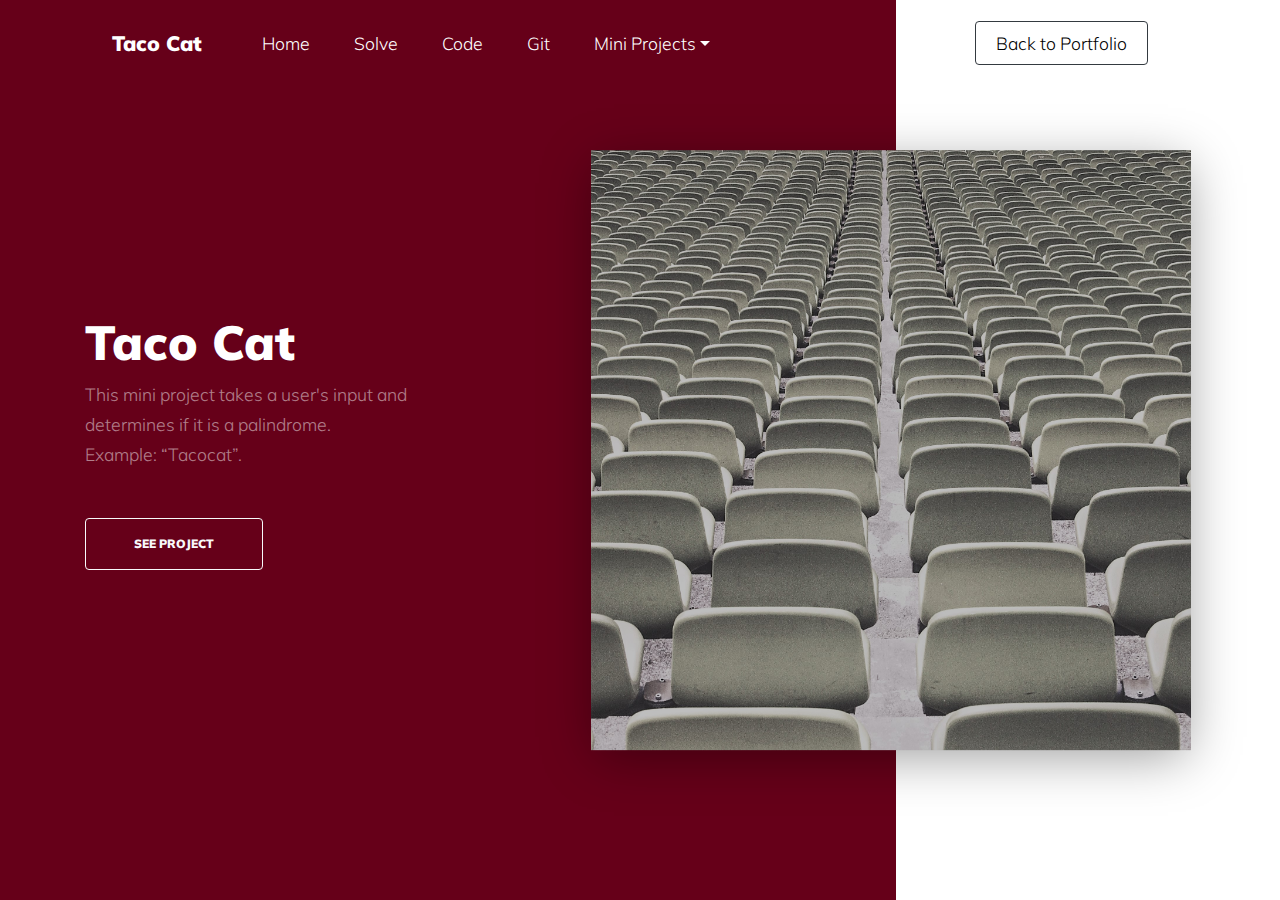
<file: index.html>
﻿<!DOCTYPE html>
<html lang="en">
<head>
    <title>Taco Cat</title>
    <meta charset="utf-8">
    <meta name="viewport" content="width=device-width, initial-scale=1, shrink-to-fit=no">


    <link href="https://fonts.googleapis.com/css?family=Muli:300,400,700,900" rel="stylesheet">
    <link rel="stylesheet" href="fonts/icomoon/style.css">

    <link rel="stylesheet" href="css/bootstrap.min.css">
    <link rel="stylesheet" href="css/jquery-ui.css">
    <link rel="stylesheet" href="css/owl.carousel.min.css">
    <link rel="stylesheet" href="css/owl.theme.default.min.css">
    <link rel="stylesheet" href="css/owl.theme.default.min.css">

    <link rel="stylesheet" href="css/jquery.fancybox.min.css">

    <link rel="stylesheet" href="css/bootstrap-datepicker.css">

    <link rel="stylesheet" href="fonts/flaticon/font/flaticon.css">

    <link rel="stylesheet" href="css/aos.css">

    <link rel="stylesheet" href="css/style.css">

    <link rel="icon" href="favicon/favicon.ico" />
</head>
<body data-spy="scroll" data-target=".site-navbar-target" data-offset="300">

    <div class="site-wrap">

        <div class="site-mobile-menu site-navbar-target">
            <div class="site-mobile-menu-header">
                <div class="site-mobile-menu-close mt-3">
                    <span class="icon-close2 js-menu-toggle"></span>
                </div>
            </div>
            <div class="site-mobile-menu-body"></div>
        </div>


        <header class="site-navbar py-4 js-sticky-header site-navbar-target" role="banner">

            <div class="container-fluid">
                <div class="d-flex align-items-center">
                    <div class="site-logo"><a href="index.html">Taco Cat</a></div>
                    <div>
                        <nav class="site-navigation position-relative text-right" role="navigation">
                            <ul class="site-menu main-menu js-clone-nav mr-auto d-none d-lg-block">
                                <li><a href="index.html" class="nav-link">Home  </a></li>
                                <li><a href="Solve.html" class="nav-link">Solve </a></li>
                                <li><a href="Code.html" class="nav-link">Code  </a></li>
                                <li><a href="https://github.com/PeterBGuthrie/TacoCat" class="nav-link">Git</a></li>
                                <li>
                                    <a class="dropdown-toggle nav-link" data-toggle="dropdown">Mini Projects</a>
                                    <div class="dropdown-menu bgColor">
                                        <div class="dropdown-content">
                                            <a href="https://fizzbuzzpeterg.netlify.app/" class="dropdown-item nav-link">FizzBuzz</a>
                                            <a href="https://sumofallfearspeterg.netlify.app/" class="dropdown-item nav-link">Sum of All Fears</a>
                                            <a href="https://sunsethillspeterg.netlify.app/" class="dropdown-item nav-link">Sunset Hills</a>
                                        </div>
                                    </div>
                                </li>
                            </ul>
                        </nav>
                    </div>
                    <div class="ml-auto">
                        <nav class="site-navigation position-relative text-right" role="navigation">
                            <ul class="site-menu main-menu site-menu-dark js-clone-nav mr-auto d-none d-lg-block">
                                <li class="cta"><a href="http://www.peterg.info" class="nav-link"><span class="rounded border border-dark">Back to Portfolio</span></a></li>
                            </ul>
                        </nav>
                        <a href="#" class="d-inline-block d-lg-none site-menu-toggle js-menu-toggle text-black float-right"><span class="icon-menu h3"></span></a>
                    </div>
                </div>
            </div>

        </header>

        <div class="intro-section" id="home-section">
            <div class="container">
                <div class="row align-items-center">
                    <div class="col-lg-4 mr-auto" data-aos="fade-up">
                        <h1>Taco Cat</h1>
                        <p class="mb-5">
                            This mini project takes a user's input and determines if it is a palindrome.
                            <br />
                            Example: “Tacocat”.
                        </p>
                        <p><a href="Solve.html" class="btn btn-outline-light py-3 px-5">See Project</a></p>

                    </div>
                    <div class="col-lg-2 ml-auto" data-aos="fade-up" data-aos-delay="100">
                        <figure class="img-absolute">
                            <img src="images/sand.jpg" alt="Image" class="img-fluid">
                        </figure>
                    </div>
                </div>
            </div>
        </div>


    </div> <!-- .site-wrap -->

    <script src="js/jquery-3.3.1.min.js"></script>
    <script src="js/jquery-migrate-3.0.1.min.js"></script>
    <script src="js/jquery-ui.js"></script>
    <script src="js/popper.min.js"></script>
    <script src="js/bootstrap.min.js"></script>
    <script src="js/owl.carousel.min.js"></script>
    <script src="js/jquery.stellar.min.js"></script>
    <script src="js/jquery.countdown.min.js"></script>
    <script src="js/bootstrap-datepicker.min.js"></script>
    <script src="js/jquery.easing.1.3.js"></script>
    <script src="js/aos.js"></script>
    <script src="js/jquery.fancybox.min.js"></script>
    <script src="js/jquery.sticky.js"></script>


    <script src="js/main.js"></script>

</body>
</html>
</file>
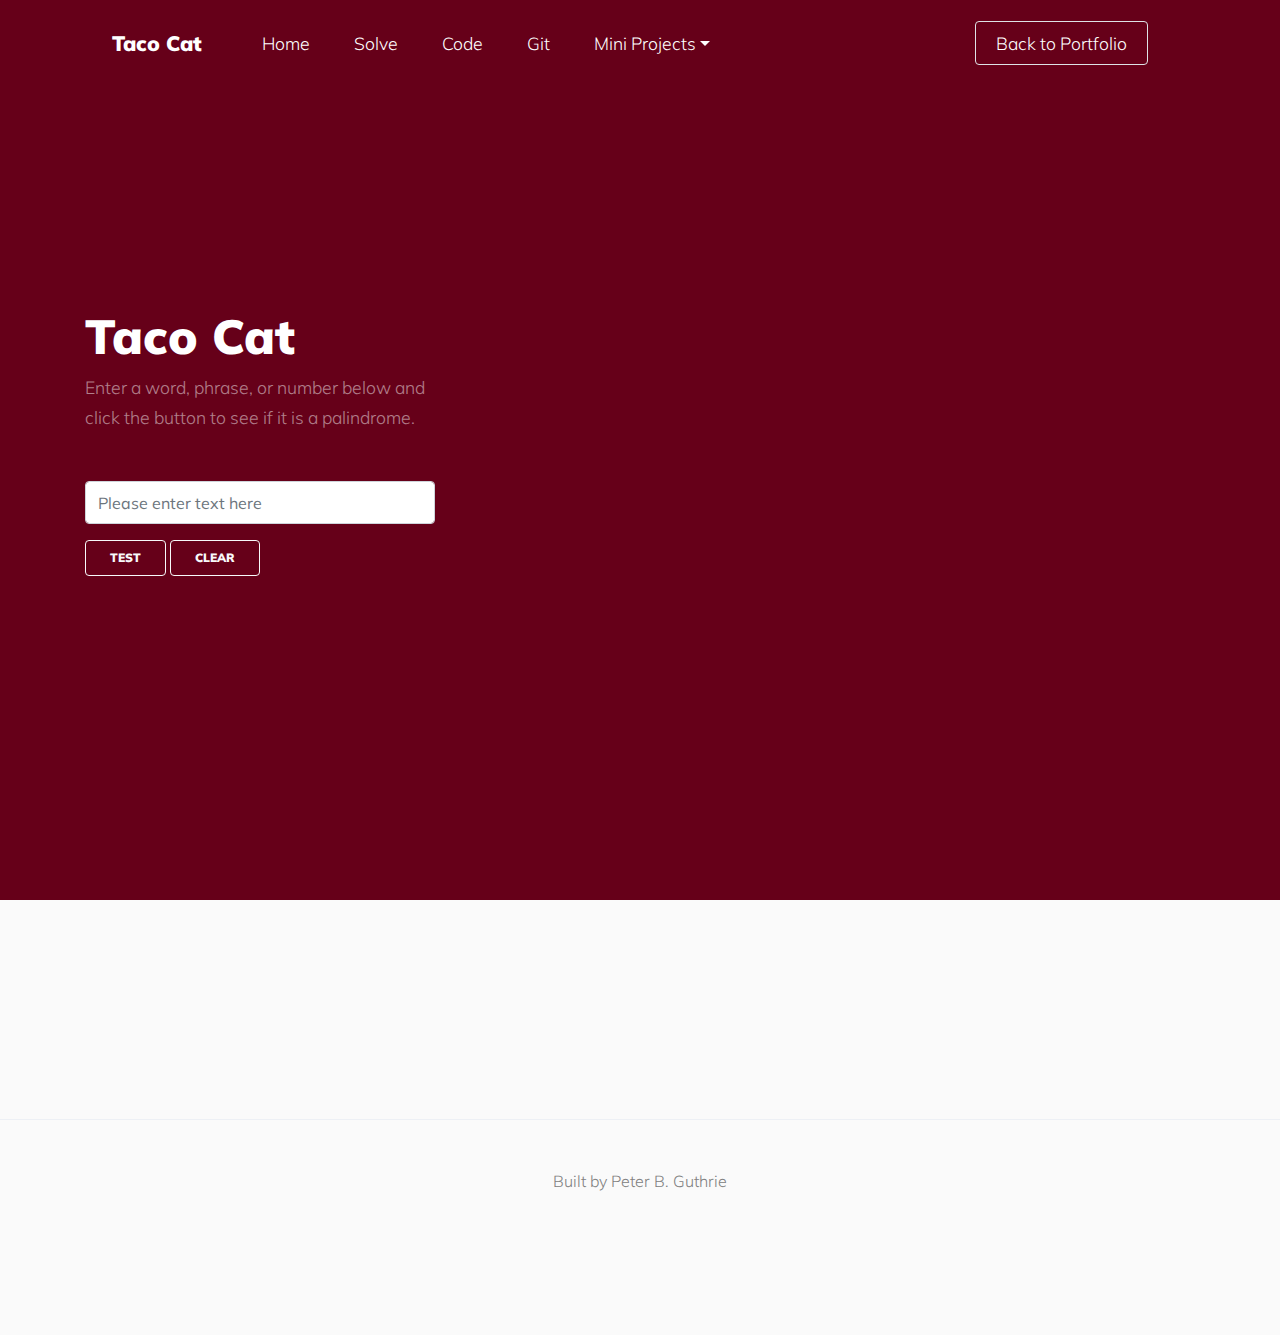
<file: Solve.html>
﻿<!DOCTYPE html>
<html lang="en">
<head>
    <title>Taco Cat</title>
    <meta charset="utf-8">
    <meta name="viewport" content="width=device-width, initial-scale=1, shrink-to-fit=no">


    <link href="https://fonts.googleapis.com/css?family=Muli:300,400,700,900" rel="stylesheet">
    <link rel="stylesheet" href="fonts/icomoon/style.css">

    <link rel="stylesheet" href="css/bootstrap.min.css">
    <link rel="stylesheet" href="css/jquery-ui.css">
    <link rel="stylesheet" href="css/owl.carousel.min.css">
    <link rel="stylesheet" href="css/owl.theme.default.min.css">
    <link rel="stylesheet" href="css/owl.theme.default.min.css">

    <link rel="stylesheet" href="css/jquery.fancybox.min.css">

    <link rel="stylesheet" href="css/bootstrap-datepicker.css">

    <link rel="stylesheet" href="fonts/flaticon/font/flaticon.css">

    <link rel="stylesheet" href="css/aos.css">


    <link href="css/solveCodeStyle.css" rel="stylesheet" />

    <link rel="icon" href="favicon/favicon.ico" />
</head>
<body data-spy="scroll" data-target=".site-navbar-target" data-offset="300">

    <div class="site-wrap">

        <div class="site-mobile-menu site-navbar-target">
            <div class="site-mobile-menu-header">
                <div class="site-mobile-menu-close mt-3">
                    <span class="icon-close2 js-menu-toggle"></span>
                </div>
            </div>
            <div class="site-mobile-menu-body"></div>
        </div>


        <header class="site-navbar py-4 js-sticky-header site-navbar-target" role="banner">

            <div class="container-fluid">
                <div class="d-flex align-items-center">
                    <div class="site-logo"><a href="index.html">Taco Cat</a></div>
                    <div>
                        <nav class="site-navigation position-relative text-right" role="navigation">
                            <ul class="site-menu main-menu js-clone-nav mr-auto d-none d-lg-block">
                                <li><a href="index.html" class="nav-link">Home  </a></li>
                                <li><a href="Solve.html" class="nav-link">Solve </a></li>
                                <li><a href="Code.html" class="nav-link">Code  </a></li>
                                <li><a href="https://github.com/PeterBGuthrie/TacoCat" class="nav-link">Git</a></li>
                                <li>
                                    <a class="dropdown-toggle nav-link" data-toggle="dropdown">Mini Projects</a>
                                    <div class="dropdown-menu bgColor">
                                        <div class="dropdown-content">
                                            <a href="https://fizzbuzzpeterg.netlify.app/" class="dropdown-item nav-link">FizzBuzz</a>
                                            <a href="https://sumofallfearspeterg.netlify.app/" class="dropdown-item nav-link">Sum of All Fears</a>
                                            <a href="https://sunsethillspeterg.netlify.app/" class="dropdown-item nav-link">Sunset Hills</a>
                                        </div>
                                    </div>
                                </li>
                            </ul>
                        </nav>
                    </div>
                    <div class="ml-auto">
                        <nav class="site-navigation position-relative text-right" role="navigation">
                            <ul class="site-menu main-menu site-menu-dark js-clone-nav mr-auto d-none d-lg-block">
                                <li class="cta"><a href="http://www.peterg.info" class="nav-link"><span class="rounded border border" style="color: #fff;">Back to Portfolio</span></a></li>
                            </ul>
                        </nav>
                        <a href="#" class="d-inline-block d-lg-none site-menu-toggle js-menu-toggle text-black float-right"><span class="icon-menu h3"></span></a>
                    </div>
                </div>
            </div>

        </header>

        <div class="intro-section" id="home-section">
            <div class="container">
                <div class="row align-items-center">
                    <div class="col-lg-4 mr-auto" data-aos="fade-up">
                        <h1>Taco Cat</h1>
                        <p class="mb-5">
                            Enter a word, phrase, or number below and click the button to see if it is a palindrome.
                            <div class="form-group">
                                <input  id="pal"type="text" class="form-control" placeholder="Please enter text here">
                            </div>
                        </p>
                        <p>
                            <button id="btnTest" class="btn btn-outline-light    py-2 px-4">Test</button>
                            <button id="btnclear" class="btn btn-outline-light   py-2 px-4">Clear</button>
                            <a      id="btndis"  href="Code.html" class="btn btn-outline-light     py-2 px-4">See the Code</a>
                        </p>

                    </div>

                    <div class="col-lg-2 ml-auto" data-aos="fade-up" data-aos-delay="100">
                        <div id="output" style="color:#fff;">
                            <h1><p style="color:#fff;" id="title"></p></h1>
                            <p style="color:#fff; "id="sub"></p>

                        </div>
                    </div>
                </div>
            </div>
        </div>

        <footer class="footer-section">
            <div class="row pt-5 mt-5 text-center">
                <div class="col-md-12">
                    <div class="border-top pt-5">
                        <p>
                            Built by Peter B. Guthrie
                        </p>
                    </div>
                </div>
            </div>

    </footer>



    </div> <!-- .site-wrap -->

    <script src="js/jquery-3.3.1.min.js"></script>
    <script src="js/jquery-migrate-3.0.1.min.js"></script>
    <script src="js/jquery-ui.js"></script>
    <script src="js/popper.min.js"></script>
    <script src="js/bootstrap.min.js"></script>
    <script src="js/owl.carousel.min.js"></script>
    <script src="js/jquery.stellar.min.js"></script>
    <script src="js/jquery.countdown.min.js"></script>
    <script src="js/bootstrap-datepicker.min.js"></script>
    <script src="js/jquery.easing.1.3.js"></script>
    <script src="js/aos.js"></script>
    <script src="js/jquery.fancybox.min.js"></script>
    <script src="js/jquery.sticky.js"></script>
    <script src="js/main.js"></script>


    <script>

        $("#btndis").hide();

        $("#btnTest").click(function () {

            $("#btndis").show();

            let inputWord = $("#pal").val()

            // Test length
            if (inputWord.length < 2) {
                // Request user us a longer character set
                $("#title").text("Attention!");
                $("#sub")  .text("Please use two or more characters.");
            } else {
                let word = inputWord.replace(/\s|\'|\"/g, '').toLowerCase();

              let reversedInput = inputWord.split('').reverse().join('');

              let revword = reversedInput.replace(/\s|\'|\"/g, '').toLowerCase();

              let message = `Your input was: ${inputWord}. Reversed is ${reversedInput}.`;
              let result = ""

              if (word == revword) {
                  result = "Congratulations";
              } else {
                  result = "Unfortunately";
              };
              $("#title").text(result);
              $("#sub").text(message);
            }
        });

        // Clear page
        $("#btnclear").click(function () {
            $("#pal").val("");
            $("#title, #sub").text("");

        });
    </script>
</body>
</html>
</file>
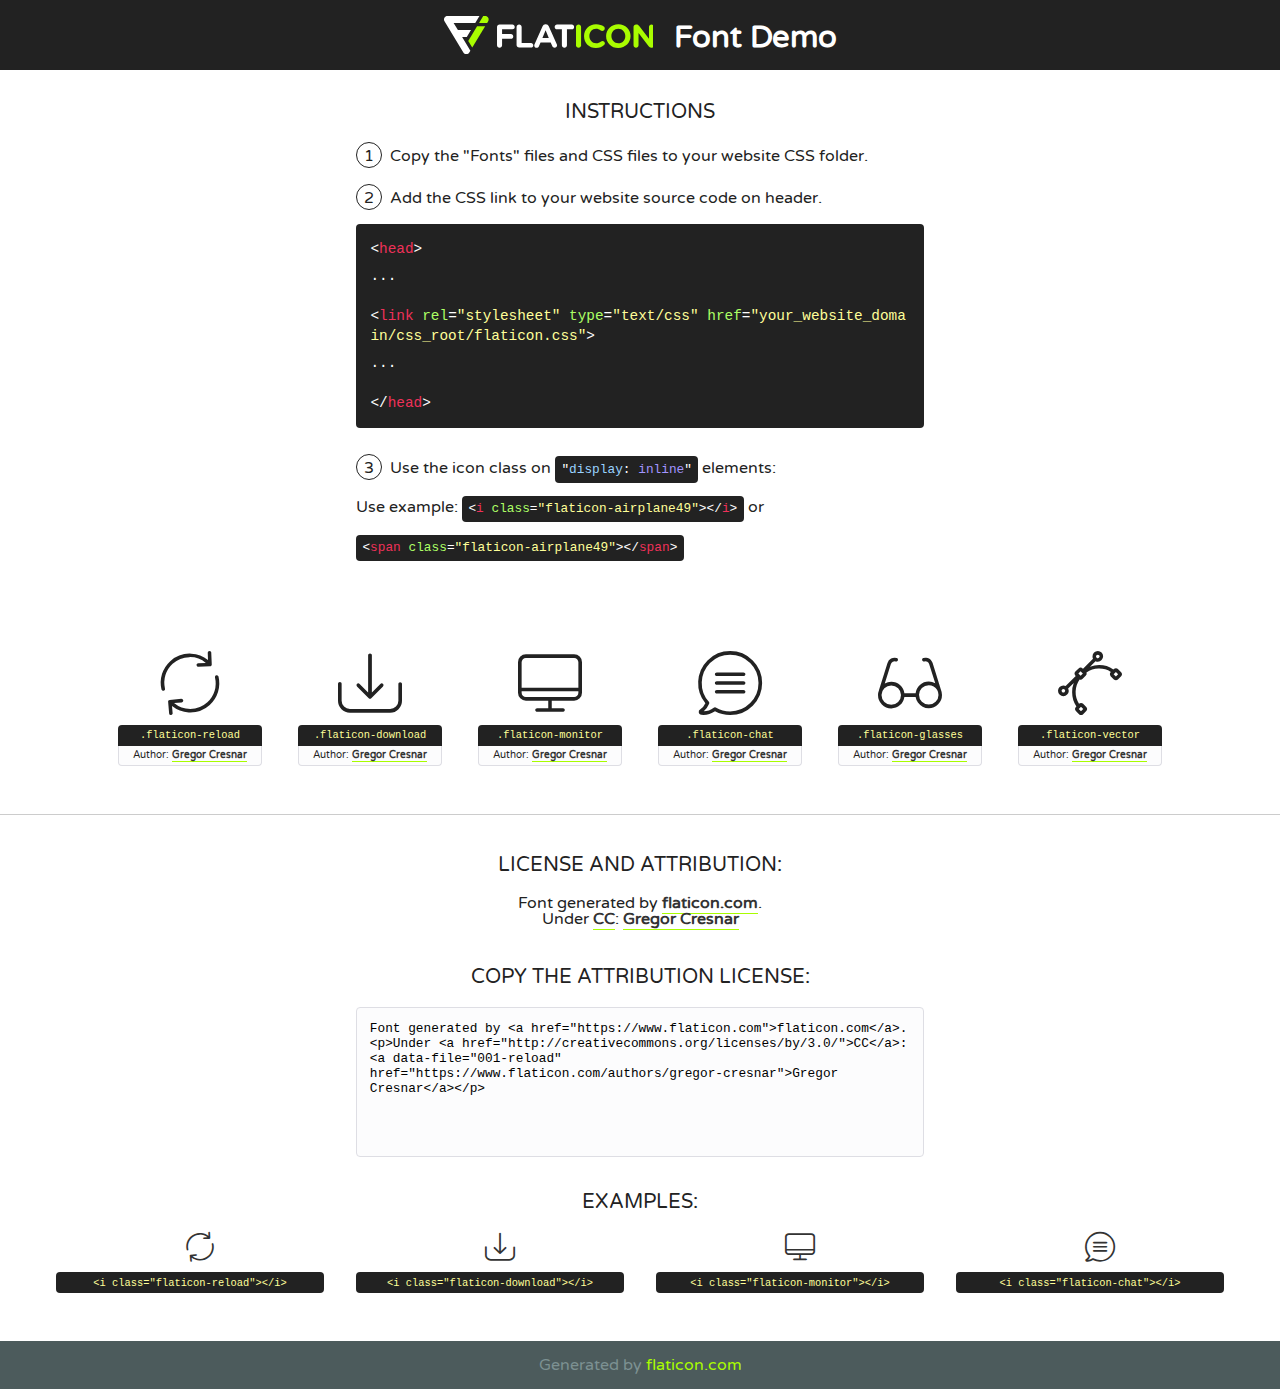
<file: fonts/flaticon/font/flaticon.html>
<!DOCTYPE html>
<!--
  Flaticon icon font: Flaticon
  Creation date: 21/03/2019 11:46
-->
<html>
<!DOCTYPE html>
<html>

<head>
    <title>Flaticon WebFont</title>
    <link href="http://fonts.googleapis.com/css?family=Varela+Round" rel="stylesheet" type="text/css" />
    <link rel="stylesheet" type="text/css" href="flaticon.css">
    <meta charset="UTF-8">
    <style>
    html, body, div, span, applet, object, iframe,
    h1, h2, h3, h4, h5, h6, p, blockquote, pre,
    a, abbr, acronym, address, big, cite, code,
    del, dfn, em, img, ins, kbd, q, s, samp,
    small, strike, strong, sub, sup, tt, var,
    b, u, i, center,
    dl, dt, dd, ol, ul, li,
    fieldset, form, label, legend,
    table, caption, tbody, tfoot, thead, tr, th, td,
    article, aside, canvas, details, embed, 
    figure, figcaption, footer, header, hgroup, 
    menu, nav, output, ruby, section, summary,
    time, mark, audio, video {
        margin: 0;
        padding: 0;
        border: 0;
        font-size: 100%;
        font: inherit;
        vertical-align: baseline;
    }
    /* HTML5 display-role reset for older browsers */
    article, aside, details, figcaption, figure, 
    footer, header, hgroup, menu, nav, section {
        display: block;
    }
    body {
        line-height: 1;
    }
    ol, ul {
        list-style: none;
    }
    blockquote, q {
        quotes: none;
    }
    blockquote:before, blockquote:after,
    q:before, q:after {
        content: '';
        content: none;
    }
    table {
        border-collapse: collapse;
        border-spacing: 0;
    }
    body {
        font-family: 'Varela Round', Helvetica, Arial, sans-serif;
        font-size: 16px;
        color: #222;
    }
    a {
        color: #333;
        border-bottom: 1px solid #a9fd00;
        font-weight: bold;
        text-decoration: none;
    }
    * {
        -moz-box-sizing: border-box;
        -webkit-box-sizing: border-box;
        box-sizing: border-box;
        margin: 0;
        padding: 0;
    }
    [class^="flaticon-"]:before, [class*=" flaticon-"]:before, [class^="flaticon-"]:after, [class*=" flaticon-"]:after {
        font-family: Flaticon;
        font-size: 30px;
        font-style: normal;
        margin-left: 20px;
        color: #333;
    }
    .wrapper {
        max-width: 600px;
        margin: auto;
        padding: 0 1em;
    }
    .title {
        font-size: 1.25em;
        text-align: center;
        margin-bottom: 1em;
        text-transform: uppercase;
    }
    header {
        text-align: center;
        background-color: #222;
        color: #fff;
        padding: 1em;
    }
    header .logo {
        width: 210px;
        height: 38px;
        display: inline-block;
        vertical-align: middle;
        margin-right: 1em;
        border: none;
    }
    header strong {
        font-size: 1.95em;
        font-weight: bold;
        vertical-align: middle;
        margin-top: 5px;
        display: inline-block;
    }
    .demo {
        margin: 2em auto;
        line-height: 1.25em;
    }
    .demo ul li {
        margin-bottom: 1em;
    }
    .demo ul li .num {
        color: #222;
        border-radius: 20px;
        display: inline-block;
        width: 26px;
        padding: 3px;
        height: 26px;
        text-align: center;
        margin-right: 0.5em;
        border: 1px solid #222;
    }
    .demo ul li code {
        background-color: #222;
        border-radius: 4px;
        padding: 0.25em 0.5em;
        display: inline-block;
        color: #fff;
        font-family: Consolas,Monaco,Lucida Console,Liberation Mono,DejaVu Sans Mono,Bitstream Vera Sans Mono,Courier New, monospace;
        font-weight: lighter;
        margin-top: 1em;
        font-size: 0.8em;
        word-break: break-all;
    }
    .demo ul li code.big {
        padding: 1em;
        font-size: 0.9em;
    }
    .demo ul li code .red {
        color: #EF3159;
    }
    .demo ul li code .green {
        color: #ACFF65;
    }
    .demo ul li code .yellow {
        color: #FFFF99;
    }
    .demo ul li code .blue {
        color: #99D3FF;
    }
    .demo ul li code .purple {
        color: #A295FF;
    }
    .demo ul li code .dots {
        margin-top: 0.5em;
        display: block;
    }
    #glyphs {
        border-bottom: 1px solid #ccc;
        padding: 2em 0;
        text-align: center;
    }
    .glyph {
        display: inline-block;
        width: 9em;
        margin: 1em;
        text-align: center;
        vertical-align: top;
        background: #FFF;
    }
    .glyph .glyph-icon {
        padding: 10px;
        display: block;
        font-family:"Flaticon";
        font-size: 64px;
        line-height: 1;
    }
    .glyph .glyph-icon:before {
        font-size: 64px;
        color: #222;
        margin-left: 0;
    }
    .class-name {
        font-size: 0.65em;
        background-color: #222;
        color: #fff;
        border-radius: 4px 4px 0 0;
        padding: 0.5em;
        color: #FFFF99;
        font-family: Consolas,Monaco,Lucida Console,Liberation Mono,DejaVu Sans Mono,Bitstream Vera Sans Mono,Courier New, monospace;
    }
    .author-name {
        font-size: 0.6em;
        background-color: #fcfcfd;
        border: 1px solid #DEDEE4;
        border-top: 0;
        border-radius: 0 0 4px 4px;
        padding: 0.5em;
    }
    .class-name:last-child {
        font-size: 10px;
        color:#888;
    }
    .class-name:last-child a {
        font-size: 10px;
        color:#555;
    }
    .class-name:last-child a:hover {
        color:#a9fd00;
    }
    .glyph > input {
        display: block;
        width: 100px;
        margin: 5px auto;
        text-align: center;
        font-size: 12px;
        cursor: text;
    }
    .glyph > input.icon-input {
        font-family:"Flaticon";
        font-size: 16px;
        margin-bottom: 10px;
    }
    .attribution .title {
        margin-top: 2em;
    }
    .attribution textarea {
        background-color: #fcfcfd;
        padding: 1em;
        border: none;
        box-shadow: none;
        border: 1px solid #DEDEE4;
        border-radius: 4px;
        resize: none;
        width: 100%;
        height: 150px;
        font-size: 0.8em;
        font-family: Consolas,Monaco,Lucida Console,Liberation Mono,DejaVu Sans Mono,Bitstream Vera Sans Mono,Courier New, monospace;
        -webkit-appearance: none;
    }
    .iconsuse {
        margin: 2em auto;
        text-align: center;
        max-width: 1200px;
    }
    .iconsuse:after {
        content: '';
        display: table;
        clear: both;
    }
    .iconsuse .image {
        float: left;
        width: 25%;
        padding: 0 1em;
    }
    .iconsuse .image p {
        margin-bottom: 1em;
    }
    .iconsuse .image span {
        display: block;
        font-size: 0.65em;
        background-color: #222;
        color: #fff;
        border-radius: 4px;
        padding: 0.5em;
        color: #FFFF99;
        margin-top: 1em;
        font-family: Consolas,Monaco,Lucida Console,Liberation Mono,DejaVu Sans Mono,Bitstream Vera Sans Mono,Courier New, monospace;
    }
    #footer {
        text-align: center;
        background-color: #4C5B5C;
        color: #7c9192;
        padding: 1em;
    }
    #footer a {
        border: none;
        color: #a9fd00;
        font-weight: normal;
    }
    @media (max-width: 960px) {
        .iconsuse .image {
            width: 50%;
        }
    }
    @media (max-width: 560px) {
        .iconsuse .image {
            width: 100%;
        }
    }
    </style>
</head>

<body class="characters-off">

    <header>
        <a href="https://www.flaticon.com" target="_blank" class="logo">
            <svg version="1.1" xmlns="http://www.w3.org/2000/svg" xmlns:xlink="http://www.w3.org/1999/xlink" xmlns:a="http://ns.adobe.com/AdobeSVGViewerExtensions/3.0/" viewBox="0 0 560.875 102.036" enable-background="new 0 0 560.875 102.036" xml:space="preserve">
                <defs>
                </defs>
                <g>
                    <g class="letters">
                        <path fill="#ffffff" d="M141.596,29.675c0-3.777,2.985-6.767,6.764-6.767h34.438c3.426,0,6.15,2.728,6.15,6.15
                        c0,3.43-2.724,6.149-6.15,6.149h-27.674v13.091h23.719c3.429,0,6.151,2.724,6.151,6.15c0,3.43-2.723,6.149-6.151,6.149h-23.719
                        v17.574c0,3.773-2.986,6.761-6.764,6.761c-3.779,0-6.764-2.989-6.764-6.761V29.675z"></path>
                        <path fill="#ffffff" d="M193.844,29.149c0-3.781,2.985-6.767,6.764-6.767c3.776,0,6.763,2.985,6.763,6.767v42.957h25.039
                        c3.426,0,6.149,2.726,6.149,6.153c0,3.425-2.723,6.15-6.149,6.15h-31.802c-3.779,0-6.764-2.986-6.764-6.768V29.149z"></path>
                        <path fill="#ffffff" d="M241.891,75.71l21.438-48.407c1.492-3.341,4.215-5.357,7.906-5.357h0.792
                        c3.686,0,6.323,2.017,7.815,5.357l21.439,48.407c0.436,0.967,0.701,1.845,0.701,2.723c0,3.602-2.809,6.501-6.414,6.501
                        c-3.161,0-5.269-1.845-6.499-4.655l-4.132-9.661h-27.059l-4.301,10.102c-1.144,2.631-3.426,4.214-6.237,4.214
                        c-3.517,0-6.24-2.81-6.24-6.325C241.1,77.64,241.451,76.677,241.891,75.71z M279.932,58.666l-8.521-20.297l-8.526,20.297H279.932
                        z"></path>
                        <path fill="#ffffff" d="M314.864,35.387H301.86c-3.429,0-6.239-2.813-6.239-6.238c0-3.429,2.811-6.24,6.239-6.24h39.533
                        c3.426,0,6.237,2.811,6.237,6.24c0,3.425-2.811,6.238-6.237,6.238h-13.001v42.785c0,3.773-2.99,6.761-6.764,6.761
                        c-3.779,0-6.764-2.989-6.764-6.761V35.387z"></path>
                        <path fill="#A9FD00" d="M352.615,29.149c0-3.781,2.985-6.767,6.767-6.767c3.774,0,6.761,2.985,6.761,6.767v49.024
                        c0,3.773-2.987,6.761-6.761,6.761c-3.781,0-6.767-2.989-6.767-6.761V29.149z"></path>
                        <path fill="#A9FD00" d="M374.132,53.836v-0.179c0-17.481,13.178-31.801,32.065-31.801c9.22,0,15.459,2.458,20.557,6.238
                        c1.402,1.054,2.637,2.985,2.637,5.357c0,3.692-2.985,6.59-6.681,6.59c-1.845,0-3.071-0.702-4.044-1.319
                        c-3.776-2.813-7.729-4.393-12.562-4.393c-10.364,0-17.831,8.611-17.831,19.154v0.173c0,10.542,7.291,19.329,17.831,19.329
                        c5.715,0,9.492-1.756,13.359-4.834c1.049-0.874,2.458-1.491,4.039-1.491c3.429,0,6.325,2.813,6.325,6.236
                        c0,2.106-1.056,3.78-2.282,4.834c-5.539,4.834-12.036,7.733-21.878,7.733C387.572,85.464,374.132,71.493,374.132,53.836z"></path>
                        <path fill="#A9FD00" d="M433.009,53.836v-0.179c0-17.481,13.79-31.801,32.766-31.801c18.981,0,32.592,14.143,32.592,31.628v0.173
                        c0,17.483-13.785,31.807-32.769,31.807C446.625,85.464,433.009,71.32,433.009,53.836z M484.224,53.836v-0.179
                        c0-10.539-7.725-19.326-18.626-19.326c-10.893,0-18.449,8.611-18.449,19.154v0.173c0,10.542,7.73,19.329,18.626,19.329
                        C476.676,72.986,484.224,64.378,484.224,53.836z"></path>
                        <path fill="#A9FD00" d="M506.233,29.321c0-3.774,2.99-6.763,6.767-6.763h1.401c3.252,0,5.183,1.583,7.029,3.953l26.093,34.265
                        V29.059c0-3.692,2.99-6.677,6.681-6.677c3.683,0,6.671,2.985,6.671,6.677v48.934c0,3.78-2.987,6.765-6.764,6.765h-0.436
                        c-3.257,0-5.188-1.581-7.034-3.953l-27.056-35.492v32.944c0,3.687-2.985,6.676-6.678,6.676c-3.683,0-6.673-2.989-6.673-6.676
                        V29.321z"></path>
                    </g>
                    <g class="insignia">
                        <path fill="#ffffff" d="M48.372,56.137h12.517l11.156-18.537H37.186L25.688,18.539h57.825L94.668,0H9.271
                        C5.925,0,2.842,1.801,1.198,4.716c-1.644,2.907-1.593,6.482,0.134,9.343l50.38,83.501c1.678,2.781,4.689,4.476,7.938,4.476
                        c3.246,0,6.257-1.695,7.935-4.476l2.898-4.804L48.372,56.137z"></path>
                        <g class="i">
                            <path fill="#A9FD00" d="M93.575,18.539h0.031v0.004l21.652,0.004l2.705-4.488c1.727-2.861,1.778-6.436,0.133-9.343
                            C116.454,1.801,113.371,0,110.026,0h-5.294L93.575,18.539z"></path>
                            <polygon fill="#A9FD00" points="88.291,27.356 64.725,66.486 75.519,84.404 109.942,27.356"></polygon>
                        </g>
                    </g>
                </g>
            </svg>
        </a>
        <strong>Font Demo</strong>
    </header>


    <section class="demo wrapper">

        <p class="title">Instructions</p>

        <ul>
            <li>
                <span class="num">1</span>Copy the "Fonts" files and CSS files to your website CSS folder.
            </li>
            <li>
                <span class="num">2</span>Add the CSS link to your website source code on header.
                <code class="big">
                    &lt;<span class="red">head</span>&gt;
                    <br/><span class="dots">...</span>
                    <br/>&lt;<span class="red">link</span> <span class="green">rel</span>=<span class="yellow">"stylesheet"</span> <span class="green">type</span>=<span class="yellow">"text/css"</span> <span class="green">href</span>=<span class="yellow">"your_website_domain/css_root/flaticon.css"</span>&gt;
                    <br/><span class="dots">...</span>
                    <br/>&lt;/<span class="red">head</span>&gt;
                </code>
            </li>

            <li>
                <p>
                    <span class="num">3</span>Use the icon class on <code>"<span class="blue">display</span>:<span class="purple"> inline</span>"</code> elements:
                    <br />
                    Use example: <code>&lt;<span class="red">i</span> <span class="green">class</span>=<span class="yellow">&quot;flaticon-airplane49&quot;</span>&gt;&lt;/<span class="red">i</span>&gt;</code> or <code>&lt;<span class="red">span</span> <span class="green">class</span>=<span class="yellow">&quot;flaticon-airplane49&quot;</span>&gt;&lt;/<span class="red">span</span>&gt;</code>
            </li>
        </ul>

    </section>




   <section id="glyphs">          
    
      
        <div class="glyph"><div class="glyph-icon flaticon-reload"></div>
            <div class="class-name">.flaticon-reload</div>
            <div class="author-name">Author: <a data-file="001-reload" href="https://www.flaticon.com/authors/gregor-cresnar">Gregor Cresnar</a> </div> 
        </div>        
        
        <div class="glyph"><div class="glyph-icon flaticon-download"></div>
            <div class="class-name">.flaticon-download</div>
            <div class="author-name">Author: <a data-file="002-download" href="https://www.flaticon.com/authors/gregor-cresnar">Gregor Cresnar</a> </div> 
        </div>        
        
        <div class="glyph"><div class="glyph-icon flaticon-monitor"></div>
            <div class="class-name">.flaticon-monitor</div>
            <div class="author-name">Author: <a data-file="003-monitor" href="https://www.flaticon.com/authors/gregor-cresnar">Gregor Cresnar</a> </div> 
        </div>        
        
        <div class="glyph"><div class="glyph-icon flaticon-chat"></div>
            <div class="class-name">.flaticon-chat</div>
            <div class="author-name">Author: <a data-file="004-chat" href="https://www.flaticon.com/authors/gregor-cresnar">Gregor Cresnar</a> </div> 
        </div>        
        
        <div class="glyph"><div class="glyph-icon flaticon-glasses"></div>
            <div class="class-name">.flaticon-glasses</div>
            <div class="author-name">Author: <a data-file="005-glasses" href="https://www.flaticon.com/authors/gregor-cresnar">Gregor Cresnar</a> </div> 
        </div>        
        
        <div class="glyph"><div class="glyph-icon flaticon-vector"></div>
            <div class="class-name">.flaticon-vector</div>
            <div class="author-name">Author: <a data-file="006-vector" href="https://www.flaticon.com/authors/gregor-cresnar">Gregor Cresnar</a> </div> 
        </div>        
        

    </section>



    <section class="attribution wrapper"   style="text-align:center;">

      <div class="title">License and attribution:</div><div class="attrDiv">Font generated by <a href="https://www.flaticon.com">flaticon.com</a>. <div><p>Under <a href="http://creativecommons.org/licenses/by/3.0/">CC</a>: <a data-file="001-reload" href="https://www.flaticon.com/authors/gregor-cresnar">Gregor Cresnar</a></p>  </div>
      </div>
      <div class="title">Copy the Attribution License:</div>

    <textarea onclick="this.focus();this.select();">Font generated by &lt;a href=&quot;https://www.flaticon.com&quot;&gt;flaticon.com&lt;/a&gt;. <p>Under <a href="http://creativecommons.org/licenses/by/3.0/">CC</a>: <a data-file="001-reload" href="https://www.flaticon.com/authors/gregor-cresnar">Gregor Cresnar</a></p>  
     </textarea>

    </section>

    <section class="iconsuse">

          <div class="title">Examples:</div>            
             
            <div class="image">
                <p>
                    <i class="glyph-icon flaticon-reload"></i> 
                    <span>&lt;i class=&quot;flaticon-reload&quot;&gt;&lt;/i&gt;</span>
                </p>
            </div>
            
            <div class="image">
                <p>
                    <i class="glyph-icon flaticon-download"></i> 
                    <span>&lt;i class=&quot;flaticon-download&quot;&gt;&lt;/i&gt;</span>
                </p>
            </div>
            
            <div class="image">
                <p>
                    <i class="glyph-icon flaticon-monitor"></i> 
                    <span>&lt;i class=&quot;flaticon-monitor&quot;&gt;&lt;/i&gt;</span>
                </p>
            </div>
            
            <div class="image">
                <p>
                    <i class="glyph-icon flaticon-chat"></i> 
                    <span>&lt;i class=&quot;flaticon-chat&quot;&gt;&lt;/i&gt;</span>
                </p>
            </div>
                       
        </div>
                            
    </section>

<div id="footer">
    <div>Generated by <a href="https://www.flaticon.com">flaticon.com</a>
    </div>
</div>



</body>
</html>
</file>
<file: fonts/icomoon/style.css>
@font-face {
  font-family: 'icomoon';
  src:  url('fonts/icomoon.eot?10si43');
  src:  url('fonts/icomoon.eot?10si43#iefix') format('embedded-opentype'),
    url('fonts/icomoon.ttf?10si43') format('truetype'),
    url('fonts/icomoon.woff?10si43') format('woff'),
    url('fonts/icomoon.svg?10si43#icomoon') format('svg');
  font-weight: normal;
  font-style: normal;
}

[class^="icon-"], [class*=" icon-"] {
  /* use !important to prevent issues with browser extensions that change fonts */
  font-family: 'icomoon' !important;
  speak: none;
  font-style: normal;
  font-weight: normal;
  font-variant: normal;
  text-transform: none;
  line-height: 1;

  /* Better Font Rendering =========== */
  -webkit-font-smoothing: antialiased;
  -moz-osx-font-smoothing: grayscale;
}

.icon-asterisk:before {
  content: "\f069";
}
.icon-plus:before {
  content: "\f067";
}
.icon-question:before {
  content: "\f128";
}
.icon-minus:before {
  content: "\f068";
}
.icon-glass:before {
  content: "\f000";
}
.icon-music:before {
  content: "\f001";
}
.icon-search:before {
  content: "\f002";
}
.icon-envelope-o:before {
  content: "\f003";
}
.icon-heart:before {
  content: "\f004";
}
.icon-star:before {
  content: "\f005";
}
.icon-star-o:before {
  content: "\f006";
}
.icon-user:before {
  content: "\f007";
}
.icon-film:before {
  content: "\f008";
}
.icon-th-large:before {
  content: "\f009";
}
.icon-th:before {
  content: "\f00a";
}
.icon-th-list:before {
  content: "\f00b";
}
.icon-check:before {
  content: "\f00c";
}
.icon-close:before {
  content: "\f00d";
}
.icon-remove:before {
  content: "\f00d";
}
.icon-times:before {
  content: "\f00d";
}
.icon-search-plus:before {
  content: "\f00e";
}
.icon-search-minus:before {
  content: "\f010";
}
.icon-power-off:before {
  content: "\f011";
}
.icon-signal:before {
  content: "\f012";
}
.icon-cog:before {
  content: "\f013";
}
.icon-gear:before {
  content: "\f013";
}
.icon-trash-o:before {
  content: "\f014";
}
.icon-home:before {
  content: "\f015";
}
.icon-file-o:before {
  content: "\f016";
}
.icon-clock-o:before {
  content: "\f017";
}
.icon-road:before {
  content: "\f018";
}
.icon-download:before {
  content: "\f019";
}
.icon-arrow-circle-o-down:before {
  content: "\f01a";
}
.icon-arrow-circle-o-up:before {
  content: "\f01b";
}
.icon-inbox:before {
  content: "\f01c";
}
.icon-play-circle-o:before {
  content: "\f01d";
}
.icon-repeat:before {
  content: "\f01e";
}
.icon-rotate-right:before {
  content: "\f01e";
}
.icon-refresh:before {
  content: "\f021";
}
.icon-list-alt:before {
  content: "\f022";
}
.icon-lock:before {
  content: "\f023";
}
.icon-flag:before {
  content: "\f024";
}
.icon-headphones:before {
  content: "\f025";
}
.icon-volume-off:before {
  content: "\f026";
}
.icon-volume-down:before {
  content: "\f027";
}
.icon-volume-up:before {
  content: "\f028";
}
.icon-qrcode:before {
  content: "\f029";
}
.icon-barcode:before {
  content: "\f02a";
}
.icon-tag:before {
  content: "\f02b";
}
.icon-tags:before {
  content: "\f02c";
}
.icon-book:before {
  content: "\f02d";
}
.icon-bookmark:before {
  content: "\f02e";
}
.icon-print:before {
  content: "\f02f";
}
.icon-camera:before {
  content: "\f030";
}
.icon-font:before {
  content: "\f031";
}
.icon-bold:before {
  content: "\f032";
}
.icon-italic:before {
  content: "\f033";
}
.icon-text-height:before {
  content: "\f034";
}
.icon-text-width:before {
  content: "\f035";
}
.icon-align-left:before {
  content: "\f036";
}
.icon-align-center:before {
  content: "\f037";
}
.icon-align-right:before {
  content: "\f038";
}
.icon-align-justify:before {
  content: "\f039";
}
.icon-list:before {
  content: "\f03a";
}
.icon-dedent:before {
  content: "\f03b";
}
.icon-outdent:before {
  content: "\f03b";
}
.icon-indent:before {
  content: "\f03c";
}
.icon-video-camera:before {
  content: "\f03d";
}
.icon-image:before {
  content: "\f03e";
}
.icon-photo:before {
  content: "\f03e";
}
.icon-picture-o:before {
  content: "\f03e";
}
.icon-pencil:before {
  content: "\f040";
}
.icon-map-marker:before {
  content: "\f041";
}
.icon-adjust:before {
  content: "\f042";
}
.icon-tint:before {
  content: "\f043";
}
.icon-edit:before {
  content: "\f044";
}
.icon-pencil-square-o:before {
  content: "\f044";
}
.icon-share-square-o:before {
  content: "\f045";
}
.icon-check-square-o:before {
  content: "\f046";
}
.icon-arrows:before {
  content: "\f047";
}
.icon-step-backward:before {
  content: "\f048";
}
.icon-fast-backward:before {
  content: "\f049";
}
.icon-backward:before {
  content: "\f04a";
}
.icon-play:before {
  content: "\f04b";
}
.icon-pause:before {
  content: "\f04c";
}
.icon-stop:before {
  content: "\f04d";
}
.icon-forward:before {
  content: "\f04e";
}
.icon-fast-forward:before {
  content: "\f050";
}
.icon-step-forward:before {
  content: "\f051";
}
.icon-eject:before {
  content: "\f052";
}
.icon-chevron-left:before {
  content: "\f053";
}
.icon-chevron-right:before {
  content: "\f054";
}
.icon-plus-circle:before {
  content: "\f055";
}
.icon-minus-circle:before {
  content: "\f056";
}
.icon-times-circle:before {
  content: "\f057";
}
.icon-check-circle:before {
  content: "\f058";
}
.icon-question-circle:before {
  content: "\f059";
}
.icon-info-circle:before {
  content: "\f05a";
}
.icon-crosshairs:before {
  content: "\f05b";
}
.icon-times-circle-o:before {
  content: "\f05c";
}
.icon-check-circle-o:before {
  content: "\f05d";
}
.icon-ban:before {
  content: "\f05e";
}
.icon-arrow-left:before {
  content: "\f060";
}
.icon-arrow-right:before {
  content: "\f061";
}
.icon-arrow-up:before {
  content: "\f062";
}
.icon-arrow-down:before {
  content: "\f063";
}
.icon-mail-forward:before {
  content: "\f064";
}
.icon-share:before {
  content: "\f064";
}
.icon-expand:before {
  content: "\f065";
}
.icon-compress:before {
  content: "\f066";
}
.icon-exclamation-circle:before {
  content: "\f06a";
}
.icon-gift:before {
  content: "\f06b";
}
.icon-leaf:before {
  content: "\f06c";
}
.icon-fire:before {
  content: "\f06d";
}
.icon-eye:before {
  content: "\f06e";
}
.icon-eye-slash:before {
  content: "\f070";
}
.icon-exclamation-triangle:before {
  content: "\f071";
}
.icon-warning:before {
  content: "\f071";
}
.icon-plane:before {
  content: "\f072";
}
.icon-calendar:before {
  content: "\f073";
}
.icon-random:before {
  content: "\f074";
}
.icon-comment:before {
  content: "\f075";
}
.icon-magnet:before {
  content: "\f076";
}
.icon-chevron-up:before {
  content: "\f077";
}
.icon-chevron-down:before {
  content: "\f078";
}
.icon-retweet:before {
  content: "\f079";
}
.icon-shopping-cart:before {
  content: "\f07a";
}
.icon-folder:before {
  content: "\f07b";
}
.icon-folder-open:before {
  content: "\f07c";
}
.icon-arrows-v:before {
  content: "\f07d";
}
.icon-arrows-h:before {
  content: "\f07e";
}
.icon-bar-chart:before {
  content: "\f080";
}
.icon-bar-chart-o:before {
  content: "\f080";
}
.icon-twitter-square:before {
  content: "\f081";
}
.icon-facebook-square:before {
  content: "\f082";
}
.icon-camera-retro:before {
  content: "\f083";
}
.icon-key:before {
  content: "\f084";
}
.icon-cogs:before {
  content: "\f085";
}
.icon-gears:before {
  content: "\f085";
}
.icon-comments:before {
  content: "\f086";
}
.icon-thumbs-o-up:before {
  content: "\f087";
}
.icon-thumbs-o-down:before {
  content: "\f088";
}
.icon-star-half:before {
  content: "\f089";
}
.icon-heart-o:before {
  content: "\f08a";
}
.icon-sign-out:before {
  content: "\f08b";
}
.icon-linkedin-square:before {
  content: "\f08c";
}
.icon-thumb-tack:before {
  content: "\f08d";
}
.icon-external-link:before {
  content: "\f08e";
}
.icon-sign-in:before {
  content: "\f090";
}
.icon-trophy:before {
  content: "\f091";
}
.icon-github-square:before {
  content: "\f092";
}
.icon-upload:before {
  content: "\f093";
}
.icon-lemon-o:before {
  content: "\f094";
}
.icon-phone:before {
  content: "\f095";
}
.icon-square-o:before {
  content: "\f096";
}
.icon-bookmark-o:before {
  content: "\f097";
}
.icon-phone-square:before {
  content: "\f098";
}
.icon-twitter:before {
  content: "\f099";
}
.icon-facebook:before {
  content: "\f09a";
}
.icon-facebook-f:before {
  content: "\f09a";
}
.icon-github:before {
  content: "\f09b";
}
.icon-unlock:before {
  content: "\f09c";
}
.icon-credit-card:before {
  content: "\f09d";
}
.icon-feed:before {
  content: "\f09e";
}
.icon-rss:before {
  content: "\f09e";
}
.icon-hdd-o:before {
  content: "\f0a0";
}
.icon-bullhorn:before {
  content: "\f0a1";
}
.icon-bell-o:before {
  content: "\f0a2";
}
.icon-certificate:before {
  content: "\f0a3";
}
.icon-hand-o-right:before {
  content: "\f0a4";
}
.icon-hand-o-left:before {
  content: "\f0a5";
}
.icon-hand-o-up:before {
  content: "\f0a6";
}
.icon-hand-o-down:before {
  content: "\f0a7";
}
.icon-arrow-circle-left:before {
  content: "\f0a8";
}
.icon-arrow-circle-right:before {
  content: "\f0a9";
}
.icon-arrow-circle-up:before {
  content: "\f0aa";
}
.icon-arrow-circle-down:before {
  content: "\f0ab";
}
.icon-globe:before {
  content: "\f0ac";
}
.icon-wrench:before {
  content: "\f0ad";
}
.icon-tasks:before {
  content: "\f0ae";
}
.icon-filter:before {
  content: "\f0b0";
}
.icon-briefcase:before {
  content: "\f0b1";
}
.icon-arrows-alt:before {
  content: "\f0b2";
}
.icon-group:before {
  content: "\f0c0";
}
.icon-users:before {
  content: "\f0c0";
}
.icon-chain:before {
  content: "\f0c1";
}
.icon-link:before {
  content: "\f0c1";
}
.icon-cloud:before {
  content: "\f0c2";
}
.icon-flask:before {
  content: "\f0c3";
}
.icon-cut:before {
  content: "\f0c4";
}
.icon-scissors:before {
  content: "\f0c4";
}
.icon-copy:before {
  content: "\f0c5";
}
.icon-files-o:before {
  content: "\f0c5";
}
.icon-paperclip:before {
  content: "\f0c6";
}
.icon-floppy-o:before {
  content: "\f0c7";
}
.icon-save:before {
  content: "\f0c7";
}
.icon-square:before {
  content: "\f0c8";
}
.icon-bars:before {
  content: "\f0c9";
}
.icon-navicon:before {
  content: "\f0c9";
}
.icon-reorder:before {
  content: "\f0c9";
}
.icon-list-ul:before {
  content: "\f0ca";
}
.icon-list-ol:before {
  content: "\f0cb";
}
.icon-strikethrough:before {
  content: "\f0cc";
}
.icon-underline:before {
  content: "\f0cd";
}
.icon-table:before {
  content: "\f0ce";
}
.icon-magic:before {
  content: "\f0d0";
}
.icon-truck:before {
  content: "\f0d1";
}
.icon-pinterest:before {
  content: "\f0d2";
}
.icon-pinterest-square:before {
  content: "\f0d3";
}
.icon-google-plus-square:before {
  content: "\f0d4";
}
.icon-google-plus:before {
  content: "\f0d5";
}
.icon-money:before {
  content: "\f0d6";
}
.icon-caret-down:before {
  content: "\f0d7";
}
.icon-caret-up:before {
  content: "\f0d8";
}
.icon-caret-left:before {
  content: "\f0d9";
}
.icon-caret-right:before {
  content: "\f0da";
}
.icon-columns:before {
  content: "\f0db";
}
.icon-sort:before {
  content: "\f0dc";
}
.icon-unsorted:before {
  content: "\f0dc";
}
.icon-sort-desc:before {
  content: "\f0dd";
}
.icon-sort-down:before {
  content: "\f0dd";
}
.icon-sort-asc:before {
  content: "\f0de";
}
.icon-sort-up:before {
  content: "\f0de";
}
.icon-envelope:before {
  content: "\f0e0";
}
.icon-linkedin:before {
  content: "\f0e1";
}
.icon-rotate-left:before {
  content: "\f0e2";
}
.icon-undo:before {
  content: "\f0e2";
}
.icon-gavel:before {
  content: "\f0e3";
}
.icon-legal:before {
  content: "\f0e3";
}
.icon-dashboard:before {
  content: "\f0e4";
}
.icon-tachometer:before {
  content: "\f0e4";
}
.icon-comment-o:before {
  content: "\f0e5";
}
.icon-comments-o:before {
  content: "\f0e6";
}
.icon-bolt:before {
  content: "\f0e7";
}
.icon-flash:before {
  content: "\f0e7";
}
.icon-sitemap:before {
  content: "\f0e8";
}
.icon-umbrella:before {
  content: "\f0e9";
}
.icon-clipboard:before {
  content: "\f0ea";
}
.icon-paste:before {
  content: "\f0ea";
}
.icon-lightbulb-o:before {
  content: "\f0eb";
}
.icon-exchange:before {
  content: "\f0ec";
}
.icon-cloud-download:before {
  content: "\f0ed";
}
.icon-cloud-upload:before {
  content: "\f0ee";
}
.icon-user-md:before {
  content: "\f0f0";
}
.icon-stethoscope:before {
  content: "\f0f1";
}
.icon-suitcase:before {
  content: "\f0f2";
}
.icon-bell:before {
  content: "\f0f3";
}
.icon-coffee:before {
  content: "\f0f4";
}
.icon-cutlery:before {
  content: "\f0f5";
}
.icon-file-text-o:before {
  content: "\f0f6";
}
.icon-building-o:before {
  content: "\f0f7";
}
.icon-hospital-o:before {
  content: "\f0f8";
}
.icon-ambulance:before {
  content: "\f0f9";
}
.icon-medkit:before {
  content: "\f0fa";
}
.icon-fighter-jet:before {
  content: "\f0fb";
}
.icon-beer:before {
  content: "\f0fc";
}
.icon-h-square:before {
  content: "\f0fd";
}
.icon-plus-square:before {
  content: "\f0fe";
}
.icon-angle-double-left:before {
  content: "\f100";
}
.icon-angle-double-right:before {
  content: "\f101";
}
.icon-angle-double-up:before {
  content: "\f102";
}
.icon-angle-double-down:before {
  content: "\f103";
}
.icon-angle-left:before {
  content: "\f104";
}
.icon-angle-right:before {
  content: "\f105";
}
.icon-angle-up:before {
  content: "\f106";
}
.icon-angle-down:before {
  content: "\f107";
}
.icon-desktop:before {
  content: "\f108";
}
.icon-laptop:before {
  content: "\f109";
}
.icon-tablet:before {
  content: "\f10a";
}
.icon-mobile:before {
  content: "\f10b";
}
.icon-mobile-phone:before {
  content: "\f10b";
}
.icon-circle-o:before {
  content: "\f10c";
}
.icon-quote-left:before {
  content: "\f10d";
}
.icon-quote-right:before {
  content: "\f10e";
}
.icon-spinner:before {
  content: "\f110";
}
.icon-circle:before {
  content: "\f111";
}
.icon-mail-reply:before {
  content: "\f112";
}
.icon-reply:before {
  content: "\f112";
}
.icon-github-alt:before {
  content: "\f113";
}
.icon-folder-o:before {
  content: "\f114";
}
.icon-folder-open-o:before {
  content: "\f115";
}
.icon-smile-o:before {
  content: "\f118";
}
.icon-frown-o:before {
  content: "\f119";
}
.icon-meh-o:before {
  content: "\f11a";
}
.icon-gamepad:before {
  content: "\f11b";
}
.icon-keyboard-o:before {
  content: "\f11c";
}
.icon-flag-o:before {
  content: "\f11d";
}
.icon-flag-checkered:before {
  content: "\f11e";
}
.icon-terminal:before {
  content: "\f120";
}
.icon-code:before {
  content: "\f121";
}
.icon-mail-reply-all:before {
  content: "\f122";
}
.icon-reply-all:before {
  content: "\f122";
}
.icon-star-half-empty:before {
  content: "\f123";
}
.icon-star-half-full:before {
  content: "\f123";
}
.icon-star-half-o:before {
  content: "\f123";
}
.icon-location-arrow:before {
  content: "\f124";
}
.icon-crop:before {
  content: "\f125";
}
.icon-code-fork:before {
  content: "\f126";
}
.icon-chain-broken:before {
  content: "\f127";
}
.icon-unlink:before {
  content: "\f127";
}
.icon-info:before {
  content: "\f129";
}
.icon-exclamation:before {
  content: "\f12a";
}
.icon-superscript:before {
  content: "\f12b";
}
.icon-subscript:before {
  content: "\f12c";
}
.icon-eraser:before {
  content: "\f12d";
}
.icon-puzzle-piece:before {
  content: "\f12e";
}
.icon-microphone:before {
  content: "\f130";
}
.icon-microphone-slash:before {
  content: "\f131";
}
.icon-shield:before {
  content: "\f132";
}
.icon-calendar-o:before {
  content: "\f133";
}
.icon-fire-extinguisher:before {
  content: "\f134";
}
.icon-rocket:before {
  content: "\f135";
}
.icon-maxcdn:before {
  content: "\f136";
}
.icon-chevron-circle-left:before {
  content: "\f137";
}
.icon-chevron-circle-right:before {
  content: "\f138";
}
.icon-chevron-circle-up:before {
  content: "\f139";
}
.icon-chevron-circle-down:before {
  content: "\f13a";
}
.icon-html5:before {
  content: "\f13b";
}
.icon-css3:before {
  content: "\f13c";
}
.icon-anchor:before {
  content: "\f13d";
}
.icon-unlock-alt:before {
  content: "\f13e";
}
.icon-bullseye:before {
  content: "\f140";
}
.icon-ellipsis-h:before {
  content: "\f141";
}
.icon-ellipsis-v:before {
  content: "\f142";
}
.icon-rss-square:before {
  content: "\f143";
}
.icon-play-circle:before {
  content: "\f144";
}
.icon-ticket:before {
  content: "\f145";
}
.icon-minus-square:before {
  content: "\f146";
}
.icon-minus-square-o:before {
  content: "\f147";
}
.icon-level-up:before {
  content: "\f148";
}
.icon-level-down:before {
  content: "\f149";
}
.icon-check-square:before {
  content: "\f14a";
}
.icon-pencil-square:before {
  content: "\f14b";
}
.icon-external-link-square:before {
  content: "\f14c";
}
.icon-share-square:before {
  content: "\f14d";
}
.icon-compass:before {
  content: "\f14e";
}
.icon-caret-square-o-down:before {
  content: "\f150";
}
.icon-toggle-down:before {
  content: "\f150";
}
.icon-caret-square-o-up:before {
  content: "\f151";
}
.icon-toggle-up:before {
  content: "\f151";
}
.icon-caret-square-o-right:before {
  content: "\f152";
}
.icon-toggle-right:before {
  content: "\f152";
}
.icon-eur:before {
  content: "\f153";
}
.icon-euro:before {
  content: "\f153";
}
.icon-gbp:before {
  content: "\f154";
}
.icon-dollar:before {
  content: "\f155";
}
.icon-usd:before {
  content: "\f155";
}
.icon-inr:before {
  content: "\f156";
}
.icon-rupee:before {
  content: "\f156";
}
.icon-cny:before {
  content: "\f157";
}
.icon-jpy:before {
  content: "\f157";
}
.icon-rmb:before {
  content: "\f157";
}
.icon-yen:before {
  content: "\f157";
}
.icon-rouble:before {
  content: "\f158";
}
.icon-rub:before {
  content: "\f158";
}
.icon-ruble:before {
  content: "\f158";
}
.icon-krw:before {
  content: "\f159";
}
.icon-won:before {
  content: "\f159";
}
.icon-bitcoin:before {
  content: "\f15a";
}
.icon-btc:before {
  content: "\f15a";
}
.icon-file:before {
  content: "\f15b";
}
.icon-file-text:before {
  content: "\f15c";
}
.icon-sort-alpha-asc:before {
  content: "\f15d";
}
.icon-sort-alpha-desc:before {
  content: "\f15e";
}
.icon-sort-amount-asc:before {
  content: "\f160";
}
.icon-sort-amount-desc:before {
  content: "\f161";
}
.icon-sort-numeric-asc:before {
  content: "\f162";
}
.icon-sort-numeric-desc:before {
  content: "\f163";
}
.icon-thumbs-up:before {
  content: "\f164";
}
.icon-thumbs-down:before {
  content: "\f165";
}
.icon-youtube-square:before {
  content: "\f166";
}
.icon-youtube:before {
  content: "\f167";
}
.icon-xing:before {
  content: "\f168";
}
.icon-xing-square:before {
  content: "\f169";
}
.icon-youtube-play:before {
  content: "\f16a";
}
.icon-dropbox:before {
  content: "\f16b";
}
.icon-stack-overflow:before {
  content: "\f16c";
}
.icon-instagram:before {
  content: "\f16d";
}
.icon-flickr:before {
  content: "\f16e";
}
.icon-adn:before {
  content: "\f170";
}
.icon-bitbucket:before {
  content: "\f171";
}
.icon-bitbucket-square:before {
  content: "\f172";
}
.icon-tumblr:before {
  content: "\f173";
}
.icon-tumblr-square:before {
  content: "\f174";
}
.icon-long-arrow-down:before {
  content: "\f175";
}
.icon-long-arrow-up:before {
  content: "\f176";
}
.icon-long-arrow-left:before {
  content: "\f177";
}
.icon-long-arrow-right:before {
  content: "\f178";
}
.icon-apple:before {
  content: "\f179";
}
.icon-windows:before {
  content: "\f17a";
}
.icon-android:before {
  content: "\f17b";
}
.icon-linux:before {
  content: "\f17c";
}
.icon-dribbble:before {
  content: "\f17d";
}
.icon-skype:before {
  content: "\f17e";
}
.icon-foursquare:before {
  content: "\f180";
}
.icon-trello:before {
  content: "\f181";
}
.icon-female:before {
  content: "\f182";
}
.icon-male:before {
  content: "\f183";
}
.icon-gittip:before {
  content: "\f184";
}
.icon-gratipay:before {
  content: "\f184";
}
.icon-sun-o:before {
  content: "\f185";
}
.icon-moon-o:before {
  content: "\f186";
}
.icon-archive:before {
  content: "\f187";
}
.icon-bug:before {
  content: "\f188";
}
.icon-vk:before {
  content: "\f189";
}
.icon-weibo:before {
  content: "\f18a";
}
.icon-renren:before {
  content: "\f18b";
}
.icon-pagelines:before {
  content: "\f18c";
}
.icon-stack-exchange:before {
  content: "\f18d";
}
.icon-arrow-circle-o-right:before {
  content: "\f18e";
}
.icon-arrow-circle-o-left:before {
  content: "\f190";
}
.icon-caret-square-o-left:before {
  content: "\f191";
}
.icon-toggle-left:before {
  content: "\f191";
}
.icon-dot-circle-o:before {
  content: "\f192";
}
.icon-wheelchair:before {
  content: "\f193";
}
.icon-vimeo-square:before {
  content: "\f194";
}
.icon-try:before {
  content: "\f195";
}
.icon-turkish-lira:before {
  content: "\f195";
}
.icon-plus-square-o:before {
  content: "\f196";
}
.icon-space-shuttle:before {
  content: "\f197";
}
.icon-slack:before {
  content: "\f198";
}
.icon-envelope-square:before {
  content: "\f199";
}
.icon-wordpress:before {
  content: "\f19a";
}
.icon-openid:before {
  content: "\f19b";
}
.icon-bank:before {
  content: "\f19c";
}
.icon-institution:before {
  content: "\f19c";
}
.icon-university:before {
  content: "\f19c";
}
.icon-graduation-cap:before {
  content: "\f19d";
}
.icon-mortar-board:before {
  content: "\f19d";
}
.icon-yahoo:before {
  content: "\f19e";
}
.icon-google:before {
  content: "\f1a0";
}
.icon-reddit:before {
  content: "\f1a1";
}
.icon-reddit-square:before {
  content: "\f1a2";
}
.icon-stumbleupon-circle:before {
  content: "\f1a3";
}
.icon-stumbleupon:before {
  content: "\f1a4";
}
.icon-delicious:before {
  content: "\f1a5";
}
.icon-digg:before {
  content: "\f1a6";
}
.icon-pied-piper-pp:before {
  content: "\f1a7";
}
.icon-pied-piper-alt:before {
  content: "\f1a8";
}
.icon-drupal:before {
  content: "\f1a9";
}
.icon-joomla:before {
  content: "\f1aa";
}
.icon-language:before {
  content: "\f1ab";
}
.icon-fax:before {
  content: "\f1ac";
}
.icon-building:before {
  content: "\f1ad";
}
.icon-child:before {
  content: "\f1ae";
}
.icon-paw:before {
  content: "\f1b0";
}
.icon-spoon:before {
  content: "\f1b1";
}
.icon-cube:before {
  content: "\f1b2";
}
.icon-cubes:before {
  content: "\f1b3";
}
.icon-behance:before {
  content: "\f1b4";
}
.icon-behance-square:before {
  content: "\f1b5";
}
.icon-steam:before {
  content: "\f1b6";
}
.icon-steam-square:before {
  content: "\f1b7";
}
.icon-recycle:before {
  content: "\f1b8";
}
.icon-automobile:before {
  content: "\f1b9";
}
.icon-car:before {
  content: "\f1b9";
}
.icon-cab:before {
  content: "\f1ba";
}
.icon-taxi:before {
  content: "\f1ba";
}
.icon-tree:before {
  content: "\f1bb";
}
.icon-spotify:before {
  content: "\f1bc";
}
.icon-deviantart:before {
  content: "\f1bd";
}
.icon-soundcloud:before {
  content: "\f1be";
}
.icon-database:before {
  content: "\f1c0";
}
.icon-file-pdf-o:before {
  content: "\f1c1";
}
.icon-file-word-o:before {
  content: "\f1c2";
}
.icon-file-excel-o:before {
  content: "\f1c3";
}
.icon-file-powerpoint-o:before {
  content: "\f1c4";
}
.icon-file-image-o:before {
  content: "\f1c5";
}
.icon-file-photo-o:before {
  content: "\f1c5";
}
.icon-file-picture-o:before {
  content: "\f1c5";
}
.icon-file-archive-o:before {
  content: "\f1c6";
}
.icon-file-zip-o:before {
  content: "\f1c6";
}
.icon-file-audio-o:before {
  content: "\f1c7";
}
.icon-file-sound-o:before {
  content: "\f1c7";
}
.icon-file-movie-o:before {
  content: "\f1c8";
}
.icon-file-video-o:before {
  content: "\f1c8";
}
.icon-file-code-o:before {
  content: "\f1c9";
}
.icon-vine:before {
  content: "\f1ca";
}
.icon-codepen:before {
  content: "\f1cb";
}
.icon-jsfiddle:before {
  content: "\f1cc";
}
.icon-life-bouy:before {
  content: "\f1cd";
}
.icon-life-buoy:before {
  content: "\f1cd";
}
.icon-life-ring:before {
  content: "\f1cd";
}
.icon-life-saver:before {
  content: "\f1cd";
}
.icon-support:before {
  content: "\f1cd";
}
.icon-circle-o-notch:before {
  content: "\f1ce";
}
.icon-ra:before {
  content: "\f1d0";
}
.icon-rebel:before {
  content: "\f1d0";
}
.icon-resistance:before {
  content: "\f1d0";
}
.icon-empire:before {
  content: "\f1d1";
}
.icon-ge:before {
  content: "\f1d1";
}
.icon-git-square:before {
  content: "\f1d2";
}
.icon-git:before {
  content: "\f1d3";
}
.icon-hacker-news:before {
  content: "\f1d4";
}
.icon-y-combinator-square:before {
  content: "\f1d4";
}
.icon-yc-square:before {
  content: "\f1d4";
}
.icon-tencent-weibo:before {
  content: "\f1d5";
}
.icon-qq:before {
  content: "\f1d6";
}
.icon-wechat:before {
  content: "\f1d7";
}
.icon-weixin:before {
  content: "\f1d7";
}
.icon-paper-plane:before {
  content: "\f1d8";
}
.icon-send:before {
  content: "\f1d8";
}
.icon-paper-plane-o:before {
  content: "\f1d9";
}
.icon-send-o:before {
  content: "\f1d9";
}
.icon-history:before {
  content: "\f1da";
}
.icon-circle-thin:before {
  content: "\f1db";
}
.icon-header:before {
  content: "\f1dc";
}
.icon-paragraph:before {
  content: "\f1dd";
}
.icon-sliders:before {
  content: "\f1de";
}
.icon-share-alt:before {
  content: "\f1e0";
}
.icon-share-alt-square:before {
  content: "\f1e1";
}
.icon-bomb:before {
  content: "\f1e2";
}
.icon-futbol-o:before {
  content: "\f1e3";
}
.icon-soccer-ball-o:before {
  content: "\f1e3";
}
.icon-tty:before {
  content: "\f1e4";
}
.icon-binoculars:before {
  content: "\f1e5";
}
.icon-plug:before {
  content: "\f1e6";
}
.icon-slideshare:before {
  content: "\f1e7";
}
.icon-twitch:before {
  content: "\f1e8";
}
.icon-yelp:before {
  content: "\f1e9";
}
.icon-newspaper-o:before {
  content: "\f1ea";
}
.icon-wifi:before {
  content: "\f1eb";
}
.icon-calculator:before {
  content: "\f1ec";
}
.icon-paypal:before {
  content: "\f1ed";
}
.icon-google-wallet:before {
  content: "\f1ee";
}
.icon-cc-visa:before {
  content: "\f1f0";
}
.icon-cc-mastercard:before {
  content: "\f1f1";
}
.icon-cc-discover:before {
  content: "\f1f2";
}
.icon-cc-amex:before {
  content: "\f1f3";
}
.icon-cc-paypal:before {
  content: "\f1f4";
}
.icon-cc-stripe:before {
  content: "\f1f5";
}
.icon-bell-slash:before {
  content: "\f1f6";
}
.icon-bell-slash-o:before {
  content: "\f1f7";
}
.icon-trash:before {
  content: "\f1f8";
}
.icon-copyright:before {
  content: "\f1f9";
}
.icon-at:before {
  content: "\f1fa";
}
.icon-eyedropper:before {
  content: "\f1fb";
}
.icon-paint-brush:before {
  content: "\f1fc";
}
.icon-birthday-cake:before {
  content: "\f1fd";
}
.icon-area-chart:before {
  content: "\f1fe";
}
.icon-pie-chart:before {
  content: "\f200";
}
.icon-line-chart:before {
  content: "\f201";
}
.icon-lastfm:before {
  content: "\f202";
}
.icon-lastfm-square:before {
  content: "\f203";
}
.icon-toggle-off:before {
  content: "\f204";
}
.icon-toggle-on:before {
  content: "\f205";
}
.icon-bicycle:before {
  content: "\f206";
}
.icon-bus:before {
  content: "\f207";
}
.icon-ioxhost:before {
  content: "\f208";
}
.icon-angellist:before {
  content: "\f209";
}
.icon-cc:before {
  content: "\f20a";
}
.icon-ils:before {
  content: "\f20b";
}
.icon-shekel:before {
  content: "\f20b";
}
.icon-sheqel:before {
  content: "\f20b";
}
.icon-meanpath:before {
  content: "\f20c";
}
.icon-buysellads:before {
  content: "\f20d";
}
.icon-connectdevelop:before {
  content: "\f20e";
}
.icon-dashcube:before {
  content: "\f210";
}
.icon-forumbee:before {
  content: "\f211";
}
.icon-leanpub:before {
  content: "\f212";
}
.icon-sellsy:before {
  content: "\f213";
}
.icon-shirtsinbulk:before {
  content: "\f214";
}
.icon-simplybuilt:before {
  content: "\f215";
}
.icon-skyatlas:before {
  content: "\f216";
}
.icon-cart-plus:before {
  content: "\f217";
}
.icon-cart-arrow-down:before {
  content: "\f218";
}
.icon-diamond:before {
  content: "\f219";
}
.icon-ship:before {
  content: "\f21a";
}
.icon-user-secret:before {
  content: "\f21b";
}
.icon-motorcycle:before {
  content: "\f21c";
}
.icon-street-view:before {
  content: "\f21d";
}
.icon-heartbeat:before {
  content: "\f21e";
}
.icon-venus:before {
  content: "\f221";
}
.icon-mars:before {
  content: "\f222";
}
.icon-mercury:before {
  content: "\f223";
}
.icon-intersex:before {
  content: "\f224";
}
.icon-transgender:before {
  content: "\f224";
}
.icon-transgender-alt:before {
  content: "\f225";
}
.icon-venus-double:before {
  content: "\f226";
}
.icon-mars-double:before {
  content: "\f227";
}
.icon-venus-mars:before {
  content: "\f228";
}
.icon-mars-stroke:before {
  content: "\f229";
}
.icon-mars-stroke-v:before {
  content: "\f22a";
}
.icon-mars-stroke-h:before {
  content: "\f22b";
}
.icon-neuter:before {
  content: "\f22c";
}
.icon-genderless:before {
  content: "\f22d";
}
.icon-facebook-official:before {
  content: "\f230";
}
.icon-pinterest-p:before {
  content: "\f231";
}
.icon-whatsapp:before {
  content: "\f232";
}
.icon-server:before {
  content: "\f233";
}
.icon-user-plus:before {
  content: "\f234";
}
.icon-user-times:before {
  content: "\f235";
}
.icon-bed:before {
  content: "\f236";
}
.icon-hotel:before {
  content: "\f236";
}
.icon-viacoin:before {
  content: "\f237";
}
.icon-train:before {
  content: "\f238";
}
.icon-subway:before {
  content: "\f239";
}
.icon-medium:before {
  content: "\f23a";
}
.icon-y-combinator:before {
  content: "\f23b";
}
.icon-yc:before {
  content: "\f23b";
}
.icon-optin-monster:before {
  content: "\f23c";
}
.icon-opencart:before {
  content: "\f23d";
}
.icon-expeditedssl:before {
  content: "\f23e";
}
.icon-battery:before {
  content: "\f240";
}
.icon-battery-4:before {
  content: "\f240";
}
.icon-battery-full:before {
  content: "\f240";
}
.icon-battery-3:before {
  content: "\f241";
}
.icon-battery-three-quarters:before {
  content: "\f241";
}
.icon-battery-2:before {
  content: "\f242";
}
.icon-battery-half:before {
  content: "\f242";
}
.icon-battery-1:before {
  content: "\f243";
}
.icon-battery-quarter:before {
  content: "\f243";
}
.icon-battery-0:before {
  content: "\f244";
}
.icon-battery-empty:before {
  content: "\f244";
}
.icon-mouse-pointer:before {
  content: "\f245";
}
.icon-i-cursor:before {
  content: "\f246";
}
.icon-object-group:before {
  content: "\f247";
}
.icon-object-ungroup:before {
  content: "\f248";
}
.icon-sticky-note:before {
  content: "\f249";
}
.icon-sticky-note-o:before {
  content: "\f24a";
}
.icon-cc-jcb:before {
  content: "\f24b";
}
.icon-cc-diners-club:before {
  content: "\f24c";
}
.icon-clone:before {
  content: "\f24d";
}
.icon-balance-scale:before {
  content: "\f24e";
}
.icon-hourglass-o:before {
  content: "\f250";
}
.icon-hourglass-1:before {
  content: "\f251";
}
.icon-hourglass-start:before {
  content: "\f251";
}
.icon-hourglass-2:before {
  content: "\f252";
}
.icon-hourglass-half:before {
  content: "\f252";
}
.icon-hourglass-3:before {
  content: "\f253";
}
.icon-hourglass-end:before {
  content: "\f253";
}
.icon-hourglass:before {
  content: "\f254";
}
.icon-hand-grab-o:before {
  content: "\f255";
}
.icon-hand-rock-o:before {
  content: "\f255";
}
.icon-hand-paper-o:before {
  content: "\f256";
}
.icon-hand-stop-o:before {
  content: "\f256";
}
.icon-hand-scissors-o:before {
  content: "\f257";
}
.icon-hand-lizard-o:before {
  content: "\f258";
}
.icon-hand-spock-o:before {
  content: "\f259";
}
.icon-hand-pointer-o:before {
  content: "\f25a";
}
.icon-hand-peace-o:before {
  content: "\f25b";
}
.icon-trademark:before {
  content: "\f25c";
}
.icon-registered:before {
  content: "\f25d";
}
.icon-creative-commons:before {
  content: "\f25e";
}
.icon-gg:before {
  content: "\f260";
}
.icon-gg-circle:before {
  content: "\f261";
}
.icon-tripadvisor:before {
  content: "\f262";
}
.icon-odnoklassniki:before {
  content: "\f263";
}
.icon-odnoklassniki-square:before {
  content: "\f264";
}
.icon-get-pocket:before {
  content: "\f265";
}
.icon-wikipedia-w:before {
  content: "\f266";
}
.icon-safari:before {
  content: "\f267";
}
.icon-chrome:before {
  content: "\f268";
}
.icon-firefox:before {
  content: "\f269";
}
.icon-opera:before {
  content: "\f26a";
}
.icon-internet-explorer:before {
  content: "\f26b";
}
.icon-television:before {
  content: "\f26c";
}
.icon-tv:before {
  content: "\f26c";
}
.icon-contao:before {
  content: "\f26d";
}
.icon-500px:before {
  content: "\f26e";
}
.icon-amazon:before {
  content: "\f270";
}
.icon-calendar-plus-o:before {
  content: "\f271";
}
.icon-calendar-minus-o:before {
  content: "\f272";
}
.icon-calendar-times-o:before {
  content: "\f273";
}
.icon-calendar-check-o:before {
  content: "\f274";
}
.icon-industry:before {
  content: "\f275";
}
.icon-map-pin:before {
  content: "\f276";
}
.icon-map-signs:before {
  content: "\f277";
}
.icon-map-o:before {
  content: "\f278";
}
.icon-map:before {
  content: "\f279";
}
.icon-commenting:before {
  content: "\f27a";
}
.icon-commenting-o:before {
  content: "\f27b";
}
.icon-houzz:before {
  content: "\f27c";
}
.icon-vimeo:before {
  content: "\f27d";
}
.icon-black-tie:before {
  content: "\f27e";
}
.icon-fonticons:before {
  content: "\f280";
}
.icon-reddit-alien:before {
  content: "\f281";
}
.icon-edge:before {
  content: "\f282";
}
.icon-credit-card-alt:before {
  content: "\f283";
}
.icon-codiepie:before {
  content: "\f284";
}
.icon-modx:before {
  content: "\f285";
}
.icon-fort-awesome:before {
  content: "\f286";
}
.icon-usb:before {
  content: "\f287";
}
.icon-product-hunt:before {
  content: "\f288";
}
.icon-mixcloud:before {
  content: "\f289";
}
.icon-scribd:before {
  content: "\f28a";
}
.icon-pause-circle:before {
  content: "\f28b";
}
.icon-pause-circle-o:before {
  content: "\f28c";
}
.icon-stop-circle:before {
  content: "\f28d";
}
.icon-stop-circle-o:before {
  content: "\f28e";
}
.icon-shopping-bag:before {
  content: "\f290";
}
.icon-shopping-basket:before {
  content: "\f291";
}
.icon-hashtag:before {
  content: "\f292";
}
.icon-bluetooth:before {
  content: "\f293";
}
.icon-bluetooth-b:before {
  content: "\f294";
}
.icon-percent:before {
  content: "\f295";
}
.icon-gitlab:before {
  content: "\f296";
}
.icon-wpbeginner:before {
  content: "\f297";
}
.icon-wpforms:before {
  content: "\f298";
}
.icon-envira:before {
  content: "\f299";
}
.icon-universal-access:before {
  content: "\f29a";
}
.icon-wheelchair-alt:before {
  content: "\f29b";
}
.icon-question-circle-o:before {
  content: "\f29c";
}
.icon-blind:before {
  content: "\f29d";
}
.icon-audio-description:before {
  content: "\f29e";
}
.icon-volume-control-phone:before {
  content: "\f2a0";
}
.icon-braille:before {
  content: "\f2a1";
}
.icon-assistive-listening-systems:before {
  content: "\f2a2";
}
.icon-american-sign-language-interpreting:before {
  content: "\f2a3";
}
.icon-asl-interpreting:before {
  content: "\f2a3";
}
.icon-deaf:before {
  content: "\f2a4";
}
.icon-deafness:before {
  content: "\f2a4";
}
.icon-hard-of-hearing:before {
  content: "\f2a4";
}
.icon-glide:before {
  content: "\f2a5";
}
.icon-glide-g:before {
  content: "\f2a6";
}
.icon-sign-language:before {
  content: "\f2a7";
}
.icon-signing:before {
  content: "\f2a7";
}
.icon-low-vision:before {
  content: "\f2a8";
}
.icon-viadeo:before {
  content: "\f2a9";
}
.icon-viadeo-square:before {
  content: "\f2aa";
}
.icon-snapchat:before {
  content: "\f2ab";
}
.icon-snapchat-ghost:before {
  content: "\f2ac";
}
.icon-snapchat-square:before {
  content: "\f2ad";
}
.icon-pied-piper:before {
  content: "\f2ae";
}
.icon-first-order:before {
  content: "\f2b0";
}
.icon-yoast:before {
  content: "\f2b1";
}
.icon-themeisle:before {
  content: "\f2b2";
}
.icon-google-plus-circle:before {
  content: "\f2b3";
}
.icon-google-plus-official:before {
  content: "\f2b3";
}
.icon-fa:before {
  content: "\f2b4";
}
.icon-font-awesome:before {
  content: "\f2b4";
}
.icon-handshake-o:before {
  content: "\f2b5";
}
.icon-envelope-open:before {
  content: "\f2b6";
}
.icon-envelope-open-o:before {
  content: "\f2b7";
}
.icon-linode:before {
  content: "\f2b8";
}
.icon-address-book:before {
  content: "\f2b9";
}
.icon-address-book-o:before {
  content: "\f2ba";
}
.icon-address-card:before {
  content: "\f2bb";
}
.icon-vcard:before {
  content: "\f2bb";
}
.icon-address-card-o:before {
  content: "\f2bc";
}
.icon-vcard-o:before {
  content: "\f2bc";
}
.icon-user-circle:before {
  content: "\f2bd";
}
.icon-user-circle-o:before {
  content: "\f2be";
}
.icon-user-o:before {
  content: "\f2c0";
}
.icon-id-badge:before {
  content: "\f2c1";
}
.icon-drivers-license:before {
  content: "\f2c2";
}
.icon-id-card:before {
  content: "\f2c2";
}
.icon-drivers-license-o:before {
  content: "\f2c3";
}
.icon-id-card-o:before {
  content: "\f2c3";
}
.icon-quora:before {
  content: "\f2c4";
}
.icon-free-code-camp:before {
  content: "\f2c5";
}
.icon-telegram:before {
  content: "\f2c6";
}
.icon-thermometer:before {
  content: "\f2c7";
}
.icon-thermometer-4:before {
  content: "\f2c7";
}
.icon-thermometer-full:before {
  content: "\f2c7";
}
.icon-thermometer-3:before {
  content: "\f2c8";
}
.icon-thermometer-three-quarters:before {
  content: "\f2c8";
}
.icon-thermometer-2:before {
  content: "\f2c9";
}
.icon-thermometer-half:before {
  content: "\f2c9";
}
.icon-thermometer-1:before {
  content: "\f2ca";
}
.icon-thermometer-quarter:before {
  content: "\f2ca";
}
.icon-thermometer-0:before {
  content: "\f2cb";
}
.icon-thermometer-empty:before {
  content: "\f2cb";
}
.icon-shower:before {
  content: "\f2cc";
}
.icon-bath:before {
  content: "\f2cd";
}
.icon-bathtub:before {
  content: "\f2cd";
}
.icon-s15:before {
  content: "\f2cd";
}
.icon-podcast:before {
  content: "\f2ce";
}
.icon-window-maximize:before {
  content: "\f2d0";
}
.icon-window-minimize:before {
  content: "\f2d1";
}
.icon-window-restore:before {
  content: "\f2d2";
}
.icon-times-rectangle:before {
  content: "\f2d3";
}
.icon-window-close:before {
  content: "\f2d3";
}
.icon-times-rectangle-o:before {
  content: "\f2d4";
}
.icon-window-close-o:before {
  content: "\f2d4";
}
.icon-bandcamp:before {
  content: "\f2d5";
}
.icon-grav:before {
  content: "\f2d6";
}
.icon-etsy:before {
  content: "\f2d7";
}
.icon-imdb:before {
  content: "\f2d8";
}
.icon-ravelry:before {
  content: "\f2d9";
}
.icon-eercast:before {
  content: "\f2da";
}
.icon-microchip:before {
  content: "\f2db";
}
.icon-snowflake-o:before {
  content: "\f2dc";
}
.icon-superpowers:before {
  content: "\f2dd";
}
.icon-wpexplorer:before {
  content: "\f2de";
}
.icon-meetup:before {
  content: "\f2e0";
}
.icon-3d_rotation:before {
  content: "\e84d";
}
.icon-ac_unit:before {
  content: "\eb3b";
}
.icon-alarm:before {
  content: "\e855";
}
.icon-access_alarms:before {
  content: "\e191";
}
.icon-schedule:before {
  content: "\e8b5";
}
.icon-accessibility:before {
  content: "\e84e";
}
.icon-accessible:before {
  content: "\e914";
}
.icon-account_balance:before {
  content: "\e84f";
}
.icon-account_balance_wallet:before {
  content: "\e850";
}
.icon-account_box:before {
  content: "\e851";
}
.icon-account_circle:before {
  content: "\e853";
}
.icon-adb:before {
  content: "\e60e";
}
.icon-add:before {
  content: "\e145";
}
.icon-add_a_photo:before {
  content: "\e439";
}
.icon-alarm_add:before {
  content: "\e856";
}
.icon-add_alert:before {
  content: "\e003";
}
.icon-add_box:before {
  content: "\e146";
}
.icon-add_circle:before {
  content: "\e147";
}
.icon-control_point:before {
  content: "\e3ba";
}
.icon-add_location:before {
  content: "\e567";
}
.icon-add_shopping_cart:before {
  content: "\e854";
}
.icon-queue:before {
  content: "\e03c";
}
.icon-add_to_queue:before {
  content: "\e05c";
}
.icon-adjust2:before {
  content: "\e39e";
}
.icon-airline_seat_flat:before {
  content: "\e630";
}
.icon-airline_seat_flat_angled:before {
  content: "\e631";
}
.icon-airline_seat_individual_suite:before {
  content: "\e632";
}
.icon-airline_seat_legroom_extra:before {
  content: "\e633";
}
.icon-airline_seat_legroom_normal:before {
  content: "\e634";
}
.icon-airline_seat_legroom_reduced:before {
  content: "\e635";
}
.icon-airline_seat_recline_extra:before {
  content: "\e636";
}
.icon-airline_seat_recline_normal:before {
  content: "\e637";
}
.icon-flight:before {
  content: "\e539";
}
.icon-airplanemode_inactive:before {
  content: "\e194";
}
.icon-airplay:before {
  content: "\e055";
}
.icon-airport_shuttle:before {
  content: "\eb3c";
}
.icon-alarm_off:before {
  content: "\e857";
}
.icon-alarm_on:before {
  content: "\e858";
}
.icon-album:before {
  content: "\e019";
}
.icon-all_inclusive:before {
  content: "\eb3d";
}
.icon-all_out:before {
  content: "\e90b";
}
.icon-android2:before {
  content: "\e859";
}
.icon-announcement:before {
  content: "\e85a";
}
.icon-apps:before {
  content: "\e5c3";
}
.icon-archive2:before {
  content: "\e149";
}
.icon-arrow_back:before {
  content: "\e5c4";
}
.icon-arrow_downward:before {
  content: "\e5db";
}
.icon-arrow_drop_down:before {
  content: "\e5c5";
}
.icon-arrow_drop_down_circle:before {
  content: "\e5c6";
}
.icon-arrow_drop_up:before {
  content: "\e5c7";
}
.icon-arrow_forward:before {
  content: "\e5c8";
}
.icon-arrow_upward:before {
  content: "\e5d8";
}
.icon-art_track:before {
  content: "\e060";
}
.icon-aspect_ratio:before {
  content: "\e85b";
}
.icon-poll:before {
  content: "\e801";
}
.icon-assignment:before {
  content: "\e85d";
}
.icon-assignment_ind:before {
  content: "\e85e";
}
.icon-assignment_late:before {
  content: "\e85f";
}
.icon-assignment_return:before {
  content: "\e860";
}
.icon-assignment_returned:before {
  content: "\e861";
}
.icon-assignment_turned_in:before {
  content: "\e862";
}
.icon-assistant:before {
  content: "\e39f";
}
.icon-flag2:before {
  content: "\e153";
}
.icon-attach_file:before {
  content: "\e226";
}
.icon-attach_money:before {
  content: "\e227";
}
.icon-attachment:before {
  content: "\e2bc";
}
.icon-audiotrack:before {
  content: "\e3a1";
}
.icon-autorenew:before {
  content: "\e863";
}
.icon-av_timer:before {
  content: "\e01b";
}
.icon-backspace:before {
  content: "\e14a";
}
.icon-cloud_upload:before {
  content: "\e2c3";
}
.icon-battery_alert:before {
  content: "\e19c";
}
.icon-battery_charging_full:before {
  content: "\e1a3";
}
.icon-battery_std:before {
  content: "\e1a5";
}
.icon-battery_unknown:before {
  content: "\e1a6";
}
.icon-beach_access:before {
  content: "\eb3e";
}
.icon-beenhere:before {
  content: "\e52d";
}
.icon-block:before {
  content: "\e14b";
}
.icon-bluetooth2:before {
  content: "\e1a7";
}
.icon-bluetooth_searching:before {
  content: "\e1aa";
}
.icon-bluetooth_connected:before {
  content: "\e1a8";
}
.icon-bluetooth_disabled:before {
  content: "\e1a9";
}
.icon-blur_circular:before {
  content: "\e3a2";
}
.icon-blur_linear:before {
  content: "\e3a3";
}
.icon-blur_off:before {
  content: "\e3a4";
}
.icon-blur_on:before {
  content: "\e3a5";
}
.icon-class:before {
  content: "\e86e";
}
.icon-turned_in:before {
  content: "\e8e6";
}
.icon-turned_in_not:before {
  content: "\e8e7";
}
.icon-border_all:before {
  content: "\e228";
}
.icon-border_bottom:before {
  content: "\e229";
}
.icon-border_clear:before {
  content: "\e22a";
}
.icon-border_color:before {
  content: "\e22b";
}
.icon-border_horizontal:before {
  content: "\e22c";
}
.icon-border_inner:before {
  content: "\e22d";
}
.icon-border_left:before {
  content: "\e22e";
}
.icon-border_outer:before {
  content: "\e22f";
}
.icon-border_right:before {
  content: "\e230";
}
.icon-border_style:before {
  content: "\e231";
}
.icon-border_top:before {
  content: "\e232";
}
.icon-border_vertical:before {
  content: "\e233";
}
.icon-branding_watermark:before {
  content: "\e06b";
}
.icon-brightness_1:before {
  content: "\e3a6";
}
.icon-brightness_2:before {
  content: "\e3a7";
}
.icon-brightness_3:before {
  content: "\e3a8";
}
.icon-brightness_4:before {
  content: "\e3a9";
}
.icon-brightness_low:before {
  content: "\e1ad";
}
.icon-brightness_medium:before {
  content: "\e1ae";
}
.icon-brightness_high:before {
  content: "\e1ac";
}
.icon-brightness_auto:before {
  content: "\e1ab";
}
.icon-broken_image:before {
  content: "\e3ad";
}
.icon-brush:before {
  content: "\e3ae";
}
.icon-bubble_chart:before {
  content: "\e6dd";
}
.icon-bug_report:before {
  content: "\e868";
}
.icon-build:before {
  content: "\e869";
}
.icon-burst_mode:before {
  content: "\e43c";
}
.icon-domain:before {
  content: "\e7ee";
}
.icon-business_center:before {
  content: "\eb3f";
}
.icon-cached:before {
  content: "\e86a";
}
.icon-cake:before {
  content: "\e7e9";
}
.icon-phone2:before {
  content: "\e0cd";
}
.icon-call_end:before {
  content: "\e0b1";
}
.icon-call_made:before {
  content: "\e0b2";
}
.icon-merge_type:before {
  content: "\e252";
}
.icon-call_missed:before {
  content: "\e0b4";
}
.icon-call_missed_outgoing:before {
  content: "\e0e4";
}
.icon-call_received:before {
  content: "\e0b5";
}
.icon-call_split:before {
  content: "\e0b6";
}
.icon-call_to_action:before {
  content: "\e06c";
}
.icon-camera2:before {
  content: "\e3af";
}
.icon-photo_camera:before {
  content: "\e412";
}
.icon-camera_enhance:before {
  content: "\e8fc";
}
.icon-camera_front:before {
  content: "\e3b1";
}
.icon-camera_rear:before {
  content: "\e3b2";
}
.icon-camera_roll:before {
  content: "\e3b3";
}
.icon-cancel:before {
  content: "\e5c9";
}
.icon-redeem:before {
  content: "\e8b1";
}
.icon-card_membership:before {
  content: "\e8f7";
}
.icon-card_travel:before {
  content: "\e8f8";
}
.icon-casino:before {
  content: "\eb40";
}
.icon-cast:before {
  content: "\e307";
}
.icon-cast_connected:before {
  content: "\e308";
}
.icon-center_focus_strong:before {
  content: "\e3b4";
}
.icon-center_focus_weak:before {
  content: "\e3b5";
}
.icon-change_history:before {
  content: "\e86b";
}
.icon-chat:before {
  content: "\e0b7";
}
.icon-chat_bubble:before {
  content: "\e0ca";
}
.icon-chat_bubble_outline:before {
  content: "\e0cb";
}
.icon-check2:before {
  content: "\e5ca";
}
.icon-check_box:before {
  content: "\e834";
}
.icon-check_box_outline_blank:before {
  content: "\e835";
}
.icon-check_circle:before {
  content: "\e86c";
}
.icon-navigate_before:before {
  content: "\e408";
}
.icon-navigate_next:before {
  content: "\e409";
}
.icon-child_care:before {
  content: "\eb41";
}
.icon-child_friendly:before {
  content: "\eb42";
}
.icon-chrome_reader_mode:before {
  content: "\e86d";
}
.icon-close2:before {
  content: "\e5cd";
}
.icon-clear_all:before {
  content: "\e0b8";
}
.icon-closed_caption:before {
  content: "\e01c";
}
.icon-wb_cloudy:before {
  content: "\e42d";
}
.icon-cloud_circle:before {
  content: "\e2be";
}
.icon-cloud_done:before {
  content: "\e2bf";
}
.icon-cloud_download:before {
  content: "\e2c0";
}
.icon-cloud_off:before {
  content: "\e2c1";
}
.icon-cloud_queue:before {
  content: "\e2c2";
}
.icon-code2:before {
  content: "\e86f";
}
.icon-photo_library:before {
  content: "\e413";
}
.icon-collections_bookmark:before {
  content: "\e431";
}
.icon-palette:before {
  content: "\e40a";
}
.icon-colorize:before {
  content: "\e3b8";
}
.icon-comment2:before {
  content: "\e0b9";
}
.icon-compare:before {
  content: "\e3b9";
}
.icon-compare_arrows:before {
  content: "\e915";
}
.icon-laptop2:before {
  content: "\e31e";
}
.icon-confirmation_number:before {
  content: "\e638";
}
.icon-contact_mail:before {
  content: "\e0d0";
}
.icon-contact_phone:before {
  content: "\e0cf";
}
.icon-contacts:before {
  content: "\e0ba";
}
.icon-content_copy:before {
  content: "\e14d";
}
.icon-content_cut:before {
  content: "\e14e";
}
.icon-content_paste:before {
  content: "\e14f";
}
.icon-control_point_duplicate:before {
  content: "\e3bb";
}
.icon-copyright2:before {
  content: "\e90c";
}
.icon-mode_edit:before {
  content: "\e254";
}
.icon-create_new_folder:before {
  content: "\e2cc";
}
.icon-payment:before {
  content: "\e8a1";
}
.icon-crop2:before {
  content: "\e3be";
}
.icon-crop_16_9:before {
  content: "\e3bc";
}
.icon-crop_3_2:before {
  content: "\e3bd";
}
.icon-crop_landscape:before {
  content: "\e3c3";
}
.icon-crop_7_5:before {
  content: "\e3c0";
}
.icon-crop_din:before {
  content: "\e3c1";
}
.icon-crop_free:before {
  content: "\e3c2";
}
.icon-crop_original:before {
  content: "\e3c4";
}
.icon-crop_portrait:before {
  content: "\e3c5";
}
.icon-crop_rotate:before {
  content: "\e437";
}
.icon-crop_square:before {
  content: "\e3c6";
}
.icon-dashboard2:before {
  content: "\e871";
}
.icon-data_usage:before {
  content: "\e1af";
}
.icon-date_range:before {
  content: "\e916";
}
.icon-dehaze:before {
  content: "\e3c7";
}
.icon-delete:before {
  content: "\e872";
}
.icon-delete_forever:before {
  content: "\e92b";
}
.icon-delete_sweep:before {
  content: "\e16c";
}
.icon-description:before {
  content: "\e873";
}
.icon-desktop_mac:before {
  content: "\e30b";
}
.icon-desktop_windows:before {
  content: "\e30c";
}
.icon-details:before {
  content: "\e3c8";
}
.icon-developer_board:before {
  content: "\e30d";
}
.icon-developer_mode:before {
  content: "\e1b0";
}
.icon-device_hub:before {
  content: "\e335";
}
.icon-phonelink:before {
  content: "\e326";
}
.icon-devices_other:before {
  content: "\e337";
}
.icon-dialer_sip:before {
  content: "\e0bb";
}
.icon-dialpad:before {
  content: "\e0bc";
}
.icon-directions:before {
  content: "\e52e";
}
.icon-directions_bike:before {
  content: "\e52f";
}
.icon-directions_boat:before {
  content: "\e532";
}
.icon-directions_bus:before {
  content: "\e530";
}
.icon-directions_car:before {
  content: "\e531";
}
.icon-directions_railway:before {
  content: "\e534";
}
.icon-directions_run:before {
  content: "\e566";
}
.icon-directions_transit:before {
  content: "\e535";
}
.icon-directions_walk:before {
  content: "\e536";
}
.icon-disc_full:before {
  content: "\e610";
}
.icon-dns:before {
  content: "\e875";
}
.icon-not_interested:before {
  content: "\e033";
}
.icon-do_not_disturb_alt:before {
  content: "\e611";
}
.icon-do_not_disturb_off:before {
  content: "\e643";
}
.icon-remove_circle:before {
  content: "\e15c";
}
.icon-dock:before {
  content: "\e30e";
}
.icon-done:before {
  content: "\e876";
}
.icon-done_all:before {
  content: "\e877";
}
.icon-donut_large:before {
  content: "\e917";
}
.icon-donut_small:before {
  content: "\e918";
}
.icon-drafts:before {
  content: "\e151";
}
.icon-drag_handle:before {
  content: "\e25d";
}
.icon-time_to_leave:before {
  content: "\e62c";
}
.icon-dvr:before {
  content: "\e1b2";
}
.icon-edit_location:before {
  content: "\e568";
}
.icon-eject2:before {
  content: "\e8fb";
}
.icon-markunread:before {
  content: "\e159";
}
.icon-enhanced_encryption:before {
  content: "\e63f";
}
.icon-equalizer:before {
  content: "\e01d";
}
.icon-error:before {
  content: "\e000";
}
.icon-error_outline:before {
  content: "\e001";
}
.icon-euro_symbol:before {
  content: "\e926";
}
.icon-ev_station:before {
  content: "\e56d";
}
.icon-insert_invitation:before {
  content: "\e24f";
}
.icon-event_available:before {
  content: "\e614";
}
.icon-event_busy:before {
  content: "\e615";
}
.icon-event_note:before {
  content: "\e616";
}
.icon-event_seat:before {
  content: "\e903";
}
.icon-exit_to_app:before {
  content: "\e879";
}
.icon-expand_less:before {
  content: "\e5ce";
}
.icon-expand_more:before {
  content: "\e5cf";
}
.icon-explicit:before {
  content: "\e01e";
}
.icon-explore:before {
  content: "\e87a";
}
.icon-exposure:before {
  content: "\e3ca";
}
.icon-exposure_neg_1:before {
  content: "\e3cb";
}
.icon-exposure_neg_2:before {
  content: "\e3cc";
}
.icon-exposure_plus_1:before {
  content: "\e3cd";
}
.icon-exposure_plus_2:before {
  content: "\e3ce";
}
.icon-exposure_zero:before {
  content: "\e3cf";
}
.icon-extension:before {
  content: "\e87b";
}
.icon-face:before {
  content: "\e87c";
}
.icon-fast_forward:before {
  content: "\e01f";
}
.icon-fast_rewind:before {
  content: "\e020";
}
.icon-favorite:before {
  content: "\e87d";
}
.icon-favorite_border:before {
  content: "\e87e";
}
.icon-featured_play_list:before {
  content: "\e06d";
}
.icon-featured_video:before {
  content: "\e06e";
}
.icon-sms_failed:before {
  content: "\e626";
}
.icon-fiber_dvr:before {
  content: "\e05d";
}
.icon-fiber_manual_record:before {
  content: "\e061";
}
.icon-fiber_new:before {
  content: "\e05e";
}
.icon-fiber_pin:before {
  content: "\e06a";
}
.icon-fiber_smart_record:before {
  content: "\e062";
}
.icon-get_app:before {
  content: "\e884";
}
.icon-file_upload:before {
  content: "\e2c6";
}
.icon-filter2:before {
  content: "\e3d3";
}
.icon-filter_1:before {
  content: "\e3d0";
}
.icon-filter_2:before {
  content: "\e3d1";
}
.icon-filter_3:before {
  content: "\e3d2";
}
.icon-filter_4:before {
  content: "\e3d4";
}
.icon-filter_5:before {
  content: "\e3d5";
}
.icon-filter_6:before {
  content: "\e3d6";
}
.icon-filter_7:before {
  content: "\e3d7";
}
.icon-filter_8:before {
  content: "\e3d8";
}
.icon-filter_9:before {
  content: "\e3d9";
}
.icon-filter_9_plus:before {
  content: "\e3da";
}
.icon-filter_b_and_w:before {
  content: "\e3db";
}
.icon-filter_center_focus:before {
  content: "\e3dc";
}
.icon-filter_drama:before {
  content: "\e3dd";
}
.icon-filter_frames:before {
  content: "\e3de";
}
.icon-terrain:before {
  content: "\e564";
}
.icon-filter_list:before {
  content: "\e152";
}
.icon-filter_none:before {
  content: "\e3e0";
}
.icon-filter_tilt_shift:before {
  content: "\e3e2";
}
.icon-filter_vintage:before {
  content: "\e3e3";
}
.icon-find_in_page:before {
  content: "\e880";
}
.icon-find_replace:before {
  content: "\e881";
}
.icon-fingerprint:before {
  content: "\e90d";
}
.icon-first_page:before {
  content: "\e5dc";
}
.icon-fitness_center:before {
  content: "\eb43";
}
.icon-flare:before {
  content: "\e3e4";
}
.icon-flash_auto:before {
  content: "\e3e5";
}
.icon-flash_off:before {
  content: "\e3e6";
}
.icon-flash_on:before {
  content: "\e3e7";
}
.icon-flight_land:before {
  content: "\e904";
}
.icon-flight_takeoff:before {
  content: "\e905";
}
.icon-flip:before {
  content: "\e3e8";
}
.icon-flip_to_back:before {
  content: "\e882";
}
.icon-flip_to_front:before {
  content: "\e883";
}
.icon-folder2:before {
  content: "\e2c7";
}
.icon-folder_open:before {
  content: "\e2c8";
}
.icon-folder_shared:before {
  content: "\e2c9";
}
.icon-folder_special:before {
  content: "\e617";
}
.icon-font_download:before {
  content: "\e167";
}
.icon-format_align_center:before {
  content: "\e234";
}
.icon-format_align_justify:before {
  content: "\e235";
}
.icon-format_align_left:before {
  content: "\e236";
}
.icon-format_align_right:before {
  content: "\e237";
}
.icon-format_bold:before {
  content: "\e238";
}
.icon-format_clear:before {
  content: "\e239";
}
.icon-format_color_fill:before {
  content: "\e23a";
}
.icon-format_color_reset:before {
  content: "\e23b";
}
.icon-format_color_text:before {
  content: "\e23c";
}
.icon-format_indent_decrease:before {
  content: "\e23d";
}
.icon-format_indent_increase:before {
  content: "\e23e";
}
.icon-format_italic:before {
  content: "\e23f";
}
.icon-format_line_spacing:before {
  content: "\e240";
}
.icon-format_list_bulleted:before {
  content: "\e241";
}
.icon-format_list_numbered:before {
  content: "\e242";
}
.icon-format_paint:before {
  content: "\e243";
}
.icon-format_quote:before {
  content: "\e244";
}
.icon-format_shapes:before {
  content: "\e25e";
}
.icon-format_size:before {
  content: "\e245";
}
.icon-format_strikethrough:before {
  content: "\e246";
}
.icon-format_textdirection_l_to_r:before {
  content: "\e247";
}
.icon-format_textdirection_r_to_l:before {
  content: "\e248";
}
.icon-format_underlined:before {
  content: "\e249";
}
.icon-question_answer:before {
  content: "\e8af";
}
.icon-forward2:before {
  content: "\e154";
}
.icon-forward_10:before {
  content: "\e056";
}
.icon-forward_30:before {
  content: "\e057";
}
.icon-forward_5:before {
  content: "\e058";
}
.icon-free_breakfast:before {
  content: "\eb44";
}
.icon-fullscreen:before {
  content: "\e5d0";
}
.icon-fullscreen_exit:before {
  content: "\e5d1";
}
.icon-functions:before {
  content: "\e24a";
}
.icon-g_translate:before {
  content: "\e927";
}
.icon-games:before {
  content: "\e021";
}
.icon-gavel2:before {
  content: "\e90e";
}
.icon-gesture:before {
  content: "\e155";
}
.icon-gif:before {
  content: "\e908";
}
.icon-goat:before {
  content: "\e900";
}
.icon-golf_course:before {
  content: "\eb45";
}
.icon-my_location:before {
  content: "\e55c";
}
.icon-location_searching:before {
  content: "\e1b7";
}
.icon-location_disabled:before {
  content: "\e1b6";
}
.icon-star2:before {
  content: "\e838";
}
.icon-gradient:before {
  content: "\e3e9";
}
.icon-grain:before {
  content: "\e3ea";
}
.icon-graphic_eq:before {
  content: "\e1b8";
}
.icon-grid_off:before {
  content: "\e3eb";
}
.icon-grid_on:before {
  content: "\e3ec";
}
.icon-people:before {
  content: "\e7fb";
}
.icon-group_add:before {
  content: "\e7f0";
}
.icon-group_work:before {
  content: "\e886";
}
.icon-hd:before {
  content: "\e052";
}
.icon-hdr_off:before {
  content: "\e3ed";
}
.icon-hdr_on:before {
  content: "\e3ee";
}
.icon-hdr_strong:before {
  content: "\e3f1";
}
.icon-hdr_weak:before {
  content: "\e3f2";
}
.icon-headset:before {
  content: "\e310";
}
.icon-headset_mic:before {
  content: "\e311";
}
.icon-healing:before {
  content: "\e3f3";
}
.icon-hearing:before {
  content: "\e023";
}
.icon-help:before {
  content: "\e887";
}
.icon-help_outline:before {
  content: "\e8fd";
}
.icon-high_quality:before {
  content: "\e024";
}
.icon-highlight:before {
  content: "\e25f";
}
.icon-highlight_off:before {
  content: "\e888";
}
.icon-restore:before {
  content: "\e8b3";
}
.icon-home2:before {
  content: "\e88a";
}
.icon-hot_tub:before {
  content: "\eb46";
}
.icon-local_hotel:before {
  content: "\e549";
}
.icon-hourglass_empty:before {
  content: "\e88b";
}
.icon-hourglass_full:before {
  content: "\e88c";
}
.icon-http:before {
  content: "\e902";
}
.icon-lock2:before {
  content: "\e897";
}
.icon-photo2:before {
  content: "\e410";
}
.icon-image_aspect_ratio:before {
  content: "\e3f5";
}
.icon-import_contacts:before {
  content: "\e0e0";
}
.icon-import_export:before {
  content: "\e0c3";
}
.icon-important_devices:before {
  content: "\e912";
}
.icon-inbox2:before {
  content: "\e156";
}
.icon-indeterminate_check_box:before {
  content: "\e909";
}
.icon-info2:before {
  content: "\e88e";
}
.icon-info_outline:before {
  content: "\e88f";
}
.icon-input:before {
  content: "\e890";
}
.icon-insert_comment:before {
  content: "\e24c";
}
.icon-insert_drive_file:before {
  content: "\e24d";
}
.icon-tag_faces:before {
  content: "\e420";
}
.icon-link2:before {
  content: "\e157";
}
.icon-invert_colors:before {
  content: "\e891";
}
.icon-invert_colors_off:before {
  content: "\e0c4";
}
.icon-iso:before {
  content: "\e3f6";
}
.icon-keyboard:before {
  content: "\e312";
}
.icon-keyboard_arrow_down:before {
  content: "\e313";
}
.icon-keyboard_arrow_left:before {
  content: "\e314";
}
.icon-keyboard_arrow_right:before {
  content: "\e315";
}
.icon-keyboard_arrow_up:before {
  content: "\e316";
}
.icon-keyboard_backspace:before {
  content: "\e317";
}
.icon-keyboard_capslock:before {
  content: "\e318";
}
.icon-keyboard_hide:before {
  content: "\e31a";
}
.icon-keyboard_return:before {
  content: "\e31b";
}
.icon-keyboard_tab:before {
  content: "\e31c";
}
.icon-keyboard_voice:before {
  content: "\e31d";
}
.icon-kitchen:before {
  content: "\eb47";
}
.icon-label:before {
  content: "\e892";
}
.icon-label_outline:before {
  content: "\e893";
}
.icon-language2:before {
  content: "\e894";
}
.icon-laptop_chromebook:before {
  content: "\e31f";
}
.icon-laptop_mac:before {
  content: "\e320";
}
.icon-laptop_windows:before {
  content: "\e321";
}
.icon-last_page:before {
  content: "\e5dd";
}
.icon-open_in_new:before {
  content: "\e89e";
}
.icon-layers:before {
  content: "\e53b";
}
.icon-layers_clear:before {
  content: "\e53c";
}
.icon-leak_add:before {
  content: "\e3f8";
}
.icon-leak_remove:before {
  content: "\e3f9";
}
.icon-lens:before {
  content: "\e3fa";
}
.icon-library_books:before {
  content: "\e02f";
}
.icon-library_music:before {
  content: "\e030";
}
.icon-lightbulb_outline:before {
  content: "\e90f";
}
.icon-line_style:before {
  content: "\e919";
}
.icon-line_weight:before {
  content: "\e91a";
}
.icon-linear_scale:before {
  content: "\e260";
}
.icon-linked_camera:before {
  content: "\e438";
}
.icon-list2:before {
  content: "\e896";
}
.icon-live_help:before {
  content: "\e0c6";
}
.icon-live_tv:before {
  content: "\e639";
}
.icon-local_play:before {
  content: "\e553";
}
.icon-local_airport:before {
  content: "\e53d";
}
.icon-local_atm:before {
  content: "\e53e";
}
.icon-local_bar:before {
  content: "\e540";
}
.icon-local_cafe:before {
  content: "\e541";
}
.icon-local_car_wash:before {
  content: "\e542";
}
.icon-local_convenience_store:before {
  content: "\e543";
}
.icon-restaurant_menu:before {
  content: "\e561";
}
.icon-local_drink:before {
  content: "\e544";
}
.icon-local_florist:before {
  content: "\e545";
}
.icon-local_gas_station:before {
  content: "\e546";
}
.icon-shopping_cart:before {
  content: "\e8cc";
}
.icon-local_hospital:before {
  content: "\e548";
}
.icon-local_laundry_service:before {
  content: "\e54a";
}
.icon-local_library:before {
  content: "\e54b";
}
.icon-local_mall:before {
  content: "\e54c";
}
.icon-theaters:before {
  content: "\e8da";
}
.icon-local_offer:before {
  content: "\e54e";
}
.icon-local_parking:before {
  content: "\e54f";
}
.icon-local_pharmacy:before {
  content: "\e550";
}
.icon-local_pizza:before {
  content: "\e552";
}
.icon-print2:before {
  content: "\e8ad";
}
.icon-local_shipping:before {
  content: "\e558";
}
.icon-local_taxi:before {
  content: "\e559";
}
.icon-location_city:before {
  content: "\e7f1";
}
.icon-location_off:before {
  content: "\e0c7";
}
.icon-room:before {
  content: "\e8b4";
}
.icon-lock_open:before {
  content: "\e898";
}
.icon-lock_outline:before {
  content: "\e899";
}
.icon-looks:before {
  content: "\e3fc";
}
.icon-looks_3:before {
  content: "\e3fb";
}
.icon-looks_4:before {
  content: "\e3fd";
}
.icon-looks_5:before {
  content: "\e3fe";
}
.icon-looks_6:before {
  content: "\e3ff";
}
.icon-looks_one:before {
  content: "\e400";
}
.icon-looks_two:before {
  content: "\e401";
}
.icon-sync:before {
  content: "\e627";
}
.icon-loupe:before {
  content: "\e402";
}
.icon-low_priority:before {
  content: "\e16d";
}
.icon-loyalty:before {
  content: "\e89a";
}
.icon-mail_outline:before {
  content: "\e0e1";
}
.icon-map2:before {
  content: "\e55b";
}
.icon-markunread_mailbox:before {
  content: "\e89b";
}
.icon-memory:before {
  content: "\e322";
}
.icon-menu:before {
  content: "\e5d2";
}
.icon-message:before {
  content: "\e0c9";
}
.icon-mic:before {
  content: "\e029";
}
.icon-mic_none:before {
  content: "\e02a";
}
.icon-mic_off:before {
  content: "\e02b";
}
.icon-mms:before {
  content: "\e618";
}
.icon-mode_comment:before {
  content: "\e253";
}
.icon-monetization_on:before {
  content: "\e263";
}
.icon-money_off:before {
  content: "\e25c";
}
.icon-monochrome_photos:before {
  content: "\e403";
}
.icon-mood_bad:before {
  content: "\e7f3";
}
.icon-more:before {
  content: "\e619";
}
.icon-more_horiz:before {
  content: "\e5d3";
}
.icon-more_vert:before {
  content: "\e5d4";
}
.icon-motorcycle2:before {
  content: "\e91b";
}
.icon-mouse:before {
  content: "\e323";
}
.icon-move_to_inbox:before {
  content: "\e168";
}
.icon-movie_creation:before {
  content: "\e404";
}
.icon-movie_filter:before {
  content: "\e43a";
}
.icon-multiline_chart:before {
  content: "\e6df";
}
.icon-music_note:before {
  content: "\e405";
}
.icon-music_video:before {
  content: "\e063";
}
.icon-nature:before {
  content: "\e406";
}
.icon-nature_people:before {
  content: "\e407";
}
.icon-navigation:before {
  content: "\e55d";
}
.icon-near_me:before {
  content: "\e569";
}
.icon-network_cell:before {
  content: "\e1b9";
}
.icon-network_check:before {
  content: "\e640";
}
.icon-network_locked:before {
  content: "\e61a";
}
.icon-network_wifi:before {
  content: "\e1ba";
}
.icon-new_releases:before {
  content: "\e031";
}
.icon-next_week:before {
  content: "\e16a";
}
.icon-nfc:before {
  content: "\e1bb";
}
.icon-no_encryption:before {
  content: "\e641";
}
.icon-signal_cellular_no_sim:before {
  content: "\e1ce";
}
.icon-note:before {
  content: "\e06f";
}
.icon-note_add:before {
  content: "\e89c";
}
.icon-notifications:before {
  content: "\e7f4";
}
.icon-notifications_active:before {
  content: "\e7f7";
}
.icon-notifications_none:before {
  content: "\e7f5";
}
.icon-notifications_off:before {
  content: "\e7f6";
}
.icon-notifications_paused:before {
  content: "\e7f8";
}
.icon-offline_pin:before {
  content: "\e90a";
}
.icon-ondemand_video:before {
  content: "\e63a";
}
.icon-opacity:before {
  content: "\e91c";
}
.icon-open_in_browser:before {
  content: "\e89d";
}
.icon-open_with:before {
  content: "\e89f";
}
.icon-pages:before {
  content: "\e7f9";
}
.icon-pageview:before {
  content: "\e8a0";
}
.icon-pan_tool:before {
  content: "\e925";
}
.icon-panorama:before {
  content: "\e40b";
}
.icon-radio_button_unchecked:before {
  content: "\e836";
}
.icon-panorama_horizontal:before {
  content: "\e40d";
}
.icon-panorama_vertical:before {
  content: "\e40e";
}
.icon-panorama_wide_angle:before {
  content: "\e40f";
}
.icon-party_mode:before {
  content: "\e7fa";
}
.icon-pause2:before {
  content: "\e034";
}
.icon-pause_circle_filled:before {
  content: "\e035";
}
.icon-pause_circle_outline:before {
  content: "\e036";
}
.icon-people_outline:before {
  content: "\e7fc";
}
.icon-perm_camera_mic:before {
  content: "\e8a2";
}
.icon-perm_contact_calendar:before {
  content: "\e8a3";
}
.icon-perm_data_setting:before {
  content: "\e8a4";
}
.icon-perm_device_information:before {
  content: "\e8a5";
}
.icon-person_outline:before {
  content: "\e7ff";
}
.icon-perm_media:before {
  content: "\e8a7";
}
.icon-perm_phone_msg:before {
  content: "\e8a8";
}
.icon-perm_scan_wifi:before {
  content: "\e8a9";
}
.icon-person:before {
  content: "\e7fd";
}
.icon-person_add:before {
  content: "\e7fe";
}
.icon-person_pin:before {
  content: "\e55a";
}
.icon-person_pin_circle:before {
  content: "\e56a";
}
.icon-personal_video:before {
  content: "\e63b";
}
.icon-pets:before {
  content: "\e91d";
}
.icon-phone_android:before {
  content: "\e324";
}
.icon-phone_bluetooth_speaker:before {
  content: "\e61b";
}
.icon-phone_forwarded:before {
  content: "\e61c";
}
.icon-phone_in_talk:before {
  content: "\e61d";
}
.icon-phone_iphone:before {
  content: "\e325";
}
.icon-phone_locked:before {
  content: "\e61e";
}
.icon-phone_missed:before {
  content: "\e61f";
}
.icon-phone_paused:before {
  content: "\e620";
}
.icon-phonelink_erase:before {
  content: "\e0db";
}
.icon-phonelink_lock:before {
  content: "\e0dc";
}
.icon-phonelink_off:before {
  content: "\e327";
}
.icon-phonelink_ring:before {
  content: "\e0dd";
}
.icon-phonelink_setup:before {
  content: "\e0de";
}
.icon-photo_album:before {
  content: "\e411";
}
.icon-photo_filter:before {
  content: "\e43b";
}
.icon-photo_size_select_actual:before {
  content: "\e432";
}
.icon-photo_size_select_large:before {
  content: "\e433";
}
.icon-photo_size_select_small:before {
  content: "\e434";
}
.icon-picture_as_pdf:before {
  content: "\e415";
}
.icon-picture_in_picture:before {
  content: "\e8aa";
}
.icon-picture_in_picture_alt:before {
  content: "\e911";
}
.icon-pie_chart:before {
  content: "\e6c4";
}
.icon-pie_chart_outlined:before {
  content: "\e6c5";
}
.icon-pin_drop:before {
  content: "\e55e";
}
.icon-play_arrow:before {
  content: "\e037";
}
.icon-play_circle_filled:before {
  content: "\e038";
}
.icon-play_circle_outline:before {
  content: "\e039";
}
.icon-play_for_work:before {
  content: "\e906";
}
.icon-playlist_add:before {
  content: "\e03b";
}
.icon-playlist_add_check:before {
  content: "\e065";
}
.icon-playlist_play:before {
  content: "\e05f";
}
.icon-plus_one:before {
  content: "\e800";
}
.icon-polymer:before {
  content: "\e8ab";
}
.icon-pool:before {
  content: "\eb48";
}
.icon-portable_wifi_off:before {
  content: "\e0ce";
}
.icon-portrait:before {
  content: "\e416";
}
.icon-power:before {
  content: "\e63c";
}
.icon-power_input:before {
  content: "\e336";
}
.icon-power_settings_new:before {
  content: "\e8ac";
}
.icon-pregnant_woman:before {
  content: "\e91e";
}
.icon-present_to_all:before {
  content: "\e0df";
}
.icon-priority_high:before {
  content: "\e645";
}
.icon-public:before {
  content: "\e80b";
}
.icon-publish:before {
  content: "\e255";
}
.icon-queue_music:before {
  content: "\e03d";
}
.icon-queue_play_next:before {
  content: "\e066";
}
.icon-radio:before {
  content: "\e03e";
}
.icon-radio_button_checked:before {
  content: "\e837";
}
.icon-rate_review:before {
  content: "\e560";
}
.icon-receipt:before {
  content: "\e8b0";
}
.icon-recent_actors:before {
  content: "\e03f";
}
.icon-record_voice_over:before {
  content: "\e91f";
}
.icon-redo:before {
  content: "\e15a";
}
.icon-refresh2:before {
  content: "\e5d5";
}
.icon-remove2:before {
  content: "\e15b";
}
.icon-remove_circle_outline:before {
  content: "\e15d";
}
.icon-remove_from_queue:before {
  content: "\e067";
}
.icon-visibility:before {
  content: "\e8f4";
}
.icon-remove_shopping_cart:before {
  content: "\e928";
}
.icon-reorder2:before {
  content: "\e8fe";
}
.icon-repeat2:before {
  content: "\e040";
}
.icon-repeat_one:before {
  content: "\e041";
}
.icon-replay:before {
  content: "\e042";
}
.icon-replay_10:before {
  content: "\e059";
}
.icon-replay_30:before {
  content: "\e05a";
}
.icon-replay_5:before {
  content: "\e05b";
}
.icon-reply2:before {
  content: "\e15e";
}
.icon-reply_all:before {
  content: "\e15f";
}
.icon-report:before {
  content: "\e160";
}
.icon-warning2:before {
  content: "\e002";
}
.icon-restaurant:before {
  content: "\e56c";
}
.icon-restore_page:before {
  content: "\e929";
}
.icon-ring_volume:before {
  content: "\e0d1";
}
.icon-room_service:before {
  content: "\eb49";
}
.icon-rotate_90_degrees_ccw:before {
  content: "\e418";
}
.icon-rotate_left:before {
  content: "\e419";
}
.icon-rotate_right:before {
  content: "\e41a";
}
.icon-rounded_corner:before {
  content: "\e920";
}
.icon-router:before {
  content: "\e328";
}
.icon-rowing:before {
  content: "\e921";
}
.icon-rss_feed:before {
  content: "\e0e5";
}
.icon-rv_hookup:before {
  content: "\e642";
}
.icon-satellite:before {
  content: "\e562";
}
.icon-save2:before {
  content: "\e161";
}
.icon-scanner:before {
  content: "\e329";
}
.icon-school:before {
  content: "\e80c";
}
.icon-screen_lock_landscape:before {
  content: "\e1be";
}
.icon-screen_lock_portrait:before {
  content: "\e1bf";
}
.icon-screen_lock_rotation:before {
  content: "\e1c0";
}
.icon-screen_rotation:before {
  content: "\e1c1";
}
.icon-screen_share:before {
  content: "\e0e2";
}
.icon-sd_storage:before {
  content: "\e1c2";
}
.icon-search2:before {
  content: "\e8b6";
}
.icon-security:before {
  content: "\e32a";
}
.icon-select_all:before {
  content: "\e162";
}
.icon-send2:before {
  content: "\e163";
}
.icon-sentiment_dissatisfied:before {
  content: "\e811";
}
.icon-sentiment_neutral:before {
  content: "\e812";
}
.icon-sentiment_satisfied:before {
  content: "\e813";
}
.icon-sentiment_very_dissatisfied:before {
  content: "\e814";
}
.icon-sentiment_very_satisfied:before {
  content: "\e815";
}
.icon-settings:before {
  content: "\e8b8";
}
.icon-settings_applications:before {
  content: "\e8b9";
}
.icon-settings_backup_restore:before {
  content: "\e8ba";
}
.icon-settings_bluetooth:before {
  content: "\e8bb";
}
.icon-settings_brightness:before {
  content: "\e8bd";
}
.icon-settings_cell:before {
  content: "\e8bc";
}
.icon-settings_ethernet:before {
  content: "\e8be";
}
.icon-settings_input_antenna:before {
  content: "\e8bf";
}
.icon-settings_input_composite:before {
  content: "\e8c1";
}
.icon-settings_input_hdmi:before {
  content: "\e8c2";
}
.icon-settings_input_svideo:before {
  content: "\e8c3";
}
.icon-settings_overscan:before {
  content: "\e8c4";
}
.icon-settings_phone:before {
  content: "\e8c5";
}
.icon-settings_power:before {
  content: "\e8c6";
}
.icon-settings_remote:before {
  content: "\e8c7";
}
.icon-settings_system_daydream:before {
  content: "\e1c3";
}
.icon-settings_voice:before {
  content: "\e8c8";
}
.icon-share2:before {
  content: "\e80d";
}
.icon-shop:before {
  content: "\e8c9";
}
.icon-shop_two:before {
  content: "\e8ca";
}
.icon-shopping_basket:before {
  content: "\e8cb";
}
.icon-short_text:before {
  content: "\e261";
}
.icon-show_chart:before {
  content: "\e6e1";
}
.icon-shuffle:before {
  content: "\e043";
}
.icon-signal_cellular_4_bar:before {
  content: "\e1c8";
}
.icon-signal_cellular_connected_no_internet_4_bar:before {
  content: "\e1cd";
}
.icon-signal_cellular_null:before {
  content: "\e1cf";
}
.icon-signal_cellular_off:before {
  content: "\e1d0";
}
.icon-signal_wifi_4_bar:before {
  content: "\e1d8";
}
.icon-signal_wifi_4_bar_lock:before {
  content: "\e1d9";
}
.icon-signal_wifi_off:before {
  content: "\e1da";
}
.icon-sim_card:before {
  content: "\e32b";
}
.icon-sim_card_alert:before {
  content: "\e624";
}
.icon-skip_next:before {
  content: "\e044";
}
.icon-skip_previous:before {
  content: "\e045";
}
.icon-slideshow:before {
  content: "\e41b";
}
.icon-slow_motion_video:before {
  content: "\e068";
}
.icon-stay_primary_portrait:before {
  content: "\e0d6";
}
.icon-smoke_free:before {
  content: "\eb4a";
}
.icon-smoking_rooms:before {
  content: "\eb4b";
}
.icon-textsms:before {
  content: "\e0d8";
}
.icon-snooze:before {
  content: "\e046";
}
.icon-sort2:before {
  content: "\e164";
}
.icon-sort_by_alpha:before {
  content: "\e053";
}
.icon-spa:before {
  content: "\eb4c";
}
.icon-space_bar:before {
  content: "\e256";
}
.icon-speaker:before {
  content: "\e32d";
}
.icon-speaker_group:before {
  content: "\e32e";
}
.icon-speaker_notes:before {
  content: "\e8cd";
}
.icon-speaker_notes_off:before {
  content: "\e92a";
}
.icon-speaker_phone:before {
  content: "\e0d2";
}
.icon-spellcheck:before {
  content: "\e8ce";
}
.icon-star_border:before {
  content: "\e83a";
}
.icon-star_half:before {
  content: "\e839";
}
.icon-stars:before {
  content: "\e8d0";
}
.icon-stay_primary_landscape:before {
  content: "\e0d5";
}
.icon-stop2:before {
  content: "\e047";
}
.icon-stop_screen_share:before {
  content: "\e0e3";
}
.icon-storage:before {
  content: "\e1db";
}
.icon-store_mall_directory:before {
  content: "\e563";
}
.icon-straighten:before {
  content: "\e41c";
}
.icon-streetview:before {
  content: "\e56e";
}
.icon-strikethrough_s:before {
  content: "\e257";
}
.icon-style:before {
  content: "\e41d";
}
.icon-subdirectory_arrow_left:before {
  content: "\e5d9";
}
.icon-subdirectory_arrow_right:before {
  content: "\e5da";
}
.icon-subject:before {
  content: "\e8d2";
}
.icon-subscriptions:before {
  content: "\e064";
}
.icon-subtitles:before {
  content: "\e048";
}
.icon-subway2:before {
  content: "\e56f";
}
.icon-supervisor_account:before {
  content: "\e8d3";
}
.icon-surround_sound:before {
  content: "\e049";
}
.icon-swap_calls:before {
  content: "\e0d7";
}
.icon-swap_horiz:before {
  content: "\e8d4";
}
.icon-swap_vert:before {
  content: "\e8d5";
}
.icon-swap_vertical_circle:before {
  content: "\e8d6";
}
.icon-switch_camera:before {
  content: "\e41e";
}
.icon-switch_video:before {
  content: "\e41f";
}
.icon-sync_disabled:before {
  content: "\e628";
}
.icon-sync_problem:before {
  content: "\e629";
}
.icon-system_update:before {
  content: "\e62a";
}
.icon-system_update_alt:before {
  content: "\e8d7";
}
.icon-tab:before {
  content: "\e8d8";
}
.icon-tab_unselected:before {
  content: "\e8d9";
}
.icon-tablet2:before {
  content: "\e32f";
}
.icon-tablet_android:before {
  content: "\e330";
}
.icon-tablet_mac:before {
  content: "\e331";
}
.icon-tap_and_play:before {
  content: "\e62b";
}
.icon-text_fields:before {
  content: "\e262";
}
.icon-text_format:before {
  content: "\e165";
}
.icon-texture:before {
  content: "\e421";
}
.icon-thumb_down:before {
  content: "\e8db";
}
.icon-thumb_up:before {
  content: "\e8dc";
}
.icon-thumbs_up_down:before {
  content: "\e8dd";
}
.icon-timelapse:before {
  content: "\e422";
}
.icon-timeline:before {
  content: "\e922";
}
.icon-timer:before {
  content: "\e425";
}
.icon-timer_10:before {
  content: "\e423";
}
.icon-timer_3:before {
  content: "\e424";
}
.icon-timer_off:before {
  content: "\e426";
}
.icon-title:before {
  content: "\e264";
}
.icon-toc:before {
  content: "\e8de";
}
.icon-today:before {
  content: "\e8df";
}
.icon-toll:before {
  content: "\e8e0";
}
.icon-tonality:before {
  content: "\e427";
}
.icon-touch_app:before {
  content: "\e913";
}
.icon-toys:before {
  content: "\e332";
}
.icon-track_changes:before {
  content: "\e8e1";
}
.icon-traffic:before {
  content: "\e565";
}
.icon-train2:before {
  content: "\e570";
}
.icon-tram:before {
  content: "\e571";
}
.icon-transfer_within_a_station:before {
  content: "\e572";
}
.icon-transform:before {
  content: "\e428";
}
.icon-translate:before {
  content: "\e8e2";
}
.icon-trending_down:before {
  content: "\e8e3";
}
.icon-trending_flat:before {
  content: "\e8e4";
}
.icon-trending_up:before {
  content: "\e8e5";
}
.icon-tune:before {
  content: "\e429";
}
.icon-tv2:before {
  content: "\e333";
}
.icon-unarchive:before {
  content: "\e169";
}
.icon-undo2:before {
  content: "\e166";
}
.icon-unfold_less:before {
  content: "\e5d6";
}
.icon-unfold_more:before {
  content: "\e5d7";
}
.icon-update:before {
  content: "\e923";
}
.icon-usb2:before {
  content: "\e1e0";
}
.icon-verified_user:before {
  content: "\e8e8";
}
.icon-vertical_align_bottom:before {
  content: "\e258";
}
.icon-vertical_align_center:before {
  content: "\e259";
}
.icon-vertical_align_top:before {
  content: "\e25a";
}
.icon-vibration:before {
  content: "\e62d";
}
.icon-video_call:before {
  content: "\e070";
}
.icon-video_label:before {
  content: "\e071";
}
.icon-video_library:before {
  content: "\e04a";
}
.icon-videocam:before {
  content: "\e04b";
}
.icon-videocam_off:before {
  content: "\e04c";
}
.icon-videogame_asset:before {
  content: "\e338";
}
.icon-view_agenda:before {
  content: "\e8e9";
}
.icon-view_array:before {
  content: "\e8ea";
}
.icon-view_carousel:before {
  content: "\e8eb";
}
.icon-view_column:before {
  content: "\e8ec";
}
.icon-view_comfy:before {
  content: "\e42a";
}
.icon-view_compact:before {
  content: "\e42b";
}
.icon-view_day:before {
  content: "\e8ed";
}
.icon-view_headline:before {
  content: "\e8ee";
}
.icon-view_list:before {
  content: "\e8ef";
}
.icon-view_module:before {
  content: "\e8f0";
}
.icon-view_quilt:before {
  content: "\e8f1";
}
.icon-view_stream:before {
  content: "\e8f2";
}
.icon-view_week:before {
  content: "\e8f3";
}
.icon-vignette:before {
  content: "\e435";
}
.icon-visibility_off:before {
  content: "\e8f5";
}
.icon-voice_chat:before {
  content: "\e62e";
}
.icon-voicemail:before {
  content: "\e0d9";
}
.icon-volume_down:before {
  content: "\e04d";
}
.icon-volume_mute:before {
  content: "\e04e";
}
.icon-volume_off:before {
  content: "\e04f";
}
.icon-volume_up:before {
  content: "\e050";
}
.icon-vpn_key:before {
  content: "\e0da";
}
.icon-vpn_lock:before {
  content: "\e62f";
}
.icon-wallpaper:before {
  content: "\e1bc";
}
.icon-watch:before {
  content: "\e334";
}
.icon-watch_later:before {
  content: "\e924";
}
.icon-wb_auto:before {
  content: "\e42c";
}
.icon-wb_incandescent:before {
  content: "\e42e";
}
.icon-wb_iridescent:before {
  content: "\e436";
}
.icon-wb_sunny:before {
  content: "\e430";
}
.icon-wc:before {
  content: "\e63d";
}
.icon-web:before {
  content: "\e051";
}
.icon-web_asset:before {
  content: "\e069";
}
.icon-weekend:before {
  content: "\e16b";
}
.icon-whatshot:before {
  content: "\e80e";
}
.icon-widgets:before {
  content: "\e1bd";
}
.icon-wifi2:before {
  content: "\e63e";
}
.icon-wifi_lock:before {
  content: "\e1e1";
}
.icon-wifi_tethering:before {
  content: "\e1e2";
}
.icon-work:before {
  content: "\e8f9";
}
.icon-wrap_text:before {
  content: "\e25b";
}
.icon-youtube_searched_for:before {
  content: "\e8fa";
}
.icon-zoom_in:before {
  content: "\e8ff";
}
.icon-zoom_out:before {
  content: "\e901";
}
.icon-zoom_out_map:before {
  content: "\e56b";
}
</file>
<file: fonts/flaticon/font/flaticon.css>
/*
  	Flaticon icon font: Flaticon
  	Creation date: 21/03/2019 11:46
  	*/

@font-face {
  font-family: "Flaticon";
  src: url("./Flaticon.eot");
  src: url("./Flaticon.eot?#iefix") format("embedded-opentype"),
       url("./Flaticon.woff2") format("woff2"),
       url("./Flaticon.woff") format("woff"),
       url("./Flaticon.ttf") format("truetype"),
       url("./Flaticon.svg#Flaticon") format("svg");
  font-weight: normal;
  font-style: normal;
}

@media screen and (-webkit-min-device-pixel-ratio:0) {
  @font-face {
    font-family: "Flaticon";
    src: url("./Flaticon.svg#Flaticon") format("svg");
  }
}

[class^="flaticon-"]:before, [class*=" flaticon-"]:before,
[class^="flaticon-"]:after, [class*=" flaticon-"]:after {   
  font-family: "Flaticon";
  font-style: normal;
  font-weight: normal;
  font-variant: normal;
  line-height: 1;
  text-decoration: inherit;
  text-rendering: optimizeLegibility;
  text-transform: none;
  -moz-osx-font-smoothing: grayscale;
  -webkit-font-smoothing: antialiased;
  font-smoothing: antialiased;
}

.flaticon-reload:before { content: "\f100"; }
.flaticon-download:before { content: "\f101"; }
.flaticon-monitor:before { content: "\f102"; }
.flaticon-chat:before { content: "\f103"; }
.flaticon-glasses:before { content: "\f104"; }
.flaticon-vector:before { content: "\f105"; }
</file>
<file: css/style.css>
/* Base */
body {
  line-height: 1.7;
  color: gray;
  font-weight: 300;
  font-size: 1.1rem; }

::-moz-selection {
  background: #000;
  color: #fff; }

::selection {
  background: #000;
  color: #fff; }

a {
  -webkit-transition: .3s all ease;
  -o-transition: .3s all ease;
  transition: .3s all ease; }
  a:hover {
    text-decoration: none; }

h1, h2, h3, h4, h5,
.h1, .h2, .h3, .h4, .h5 {
  font-family: "Muli", -apple-system, BlinkMacSystemFont, "Segoe UI", Roboto, "Helvetica Neue", Arial, sans-serif, "Apple Color Emoji", "Segoe UI Emoji", "Segoe UI Symbol", "Noto Color Emoji"; }

.border-2 {
  border-width: 2px; }

.text-black {
  color: #000 !important; }

.bg-black {
  background: #000 !important; }

.color-black-opacity-5 {
  color: rgba(0, 0, 0, 0.5); }

.color-white-opacity-5 {
  color: rgba(255, 255, 255, 0.5); }

.site-wrap:before {
  display: none;
  -webkit-transition: .3s all ease-in-out;
  -o-transition: .3s all ease-in-out;
  transition: .3s all ease-in-out;
  background: rgba(0, 0, 0, 0.6);
  content: "";
  position: absolute;
  z-index: 2000;
  top: 0;
  left: 0;
  right: 0;
  bottom: 0;
  opacity: 0;
  visibility: hidden; }

.offcanvas-menu .site-wrap {
  height: 100%;
  width: 100%;
  z-index: 2; }
  .offcanvas-menu .site-wrap:before {
    opacity: 1;
    visibility: visible; }

.btn {
  text-transform: uppercase;
  font-size: 12px;
  font-weight: 900; }
  .btn:hover, .btn:active, .btn:focus {
    outline: none;
    -webkit-box-shadow: none !important;
    box-shadow: none !important; }
  .btn.btn-black {
    border-width: 2px;
    border-color: #000;
    background: #000;
    color: #fff; }
    .btn.btn-black:hover {
      color: #000;
      background-color: transparent; }
    .btn.btn-black.btn-outline-black {
      color: #000;
      background-color: transparent; }
      .btn.btn-black.btn-outline-black:hover {
        border-color: #000;
        background: #000;
        color: #fff; }
  .btn.btn-white {
    border-width: 2px;
    border-color: #fff;
    background: #fff;
    color: #000; }
    .btn.btn-white:hover {
      color: #fff;
      background-color: transparent; }
    .btn.btn-white.btn-outline-white {
      color: #fff;
      background-color: transparent; }
      .btn.btn-white.btn-outline-white:hover {
        border-color: #fff;
        background: #fff;
        color: #000; }

.line-height-1 {
  line-height: 1 !important; }

.bg-black {
  background: #000; }

.form-control {
  height: 43px;
  font-family: "Muli", -apple-system, BlinkMacSystemFont, "Segoe UI", Roboto, "Helvetica Neue", Arial, sans-serif, "Apple Color Emoji", "Segoe UI Emoji", "Segoe UI Symbol", "Noto Color Emoji"; }
  .form-control:active, .form-control:focus {
    border-color: #660019; }
  .form-control:hover, .form-control:active, .form-control:focus {
    -webkit-box-shadow: none !important;
    box-shadow: none !important; }

.site-section {
  padding: 2.5em 0; }
  @media (min-width: 768px) {
    .site-section {
      padding: 5em 0; } }
  .site-section.site-section-sm {
    padding: 4em 0; }

.site-section-heading {
  padding-bottom: 20px;
  margin-bottom: 0px;
  position: relative;
  font-size: 2.5rem; }
  @media (min-width: 768px) {
    .site-section-heading {
      font-size: 3rem; } }

.border-top {
  border-top: 1px solid #edf0f5 !important; }

.site-footer {
  padding: 4em 0;
  background: #333333; }
  @media (min-width: 768px) {
    .site-footer {
      padding: 8em 0; } }
  .site-footer .border-top {
    border-top: 1px solid rgba(255, 255, 255, 0.1) !important; }
  .site-footer p {
    color: #737373; }
  .site-footer h2, .site-footer h3, .site-footer h4, .site-footer h5 {
    color: #000; }
  .site-footer a {
    color: #999999; }
    .site-footer a:hover {
      color: black; }
  .site-footer ul li {
    margin-bottom: 10px; }
  .site-footer .footer-heading {
    font-size: 16px;
    color: #000;
    text-transform: uppercase;
    font-weight: 900; }

.bg-text-line {
  display: inline;
  background: #000;
  -webkit-box-shadow: 20px 0 0 #000, -20px 0 0 #000;
  box-shadow: 20px 0 0 #000, -20px 0 0 #000; }

.text-white-opacity-05 {
  color: rgba(255, 255, 255, 0.5); }

.text-black-opacity-05 {
  color: rgba(0, 0, 0, 0.5); }

.hover-bg-enlarge {
  overflow: hidden;
  position: relative; }
  @media (max-width: 991.98px) {
    .hover-bg-enlarge {
      height: auto !important; } }
  .hover-bg-enlarge > div {
    -webkit-transform: scale(1);
    -ms-transform: scale(1);
    transform: scale(1);
    -webkit-transition: .8s all ease-in-out;
    -o-transition: .8s all ease-in-out;
    transition: .8s all ease-in-out; }
  .hover-bg-enlarge:hover > div, .hover-bg-enlarge:focus > div, .hover-bg-enlarge:active > div {
    -webkit-transform: scale(1.2);
    -ms-transform: scale(1.2);
    transform: scale(1.2); }
  @media (max-width: 991.98px) {
    .hover-bg-enlarge .bg-image-md-height {
      height: 300px !important; } }

.bg-image {
  background-size: cover;
  background-position: center center;
  background-repeat: no-repeat;
  background-attachment: fixed; }
  .bg-image.overlay {
    position: relative; }
    .bg-image.overlay:after {
      position: absolute;
      content: "";
      top: 0;
      left: 0;
      right: 0;
      bottom: 0;
      z-index: 0;
      width: 100%;
      background: rgba(0, 0, 0, 0.7); }
  .bg-image > .container {
    position: relative;
    z-index: 1; }

@media (max-width: 991.98px) {
  .img-md-fluid {
    max-width: 100%; } }

@media (max-width: 991.98px) {
  .display-1, .display-3 {
    font-size: 3rem; } }

.play-single-big {
  width: 90px;
  height: 90px;
  display: inline-block;
  border: 2px solid #fff;
  color: #fff !important;
  border-radius: 50%;
  position: relative;
  -webkit-transition: .3s all ease-in-out;
  -o-transition: .3s all ease-in-out;
  transition: .3s all ease-in-out; }
  .play-single-big > span {
    font-size: 50px;
    position: absolute;
    top: 50%;
    left: 50%;
    -webkit-transform: translate(-40%, -50%);
    -ms-transform: translate(-40%, -50%);
    transform: translate(-40%, -50%); }
  .play-single-big:hover {
    width: 120px;
    height: 120px; }

.overlap-to-top {
  margin-top: -150px; }

.ul-check {
  margin-bottom: 50px; }
  .ul-check li {
    position: relative;
    padding-left: 35px;
    margin-bottom: 15px;
    line-height: 1.5; }
    .ul-check li:before {
      left: 0;
      font-size: 20px;
      top: -.3rem;
      font-family: "icomoon";
      content: "\e5ca";
      position: absolute; }
  .ul-check.white li:before {
    color: #fff; }
  .ul-check.success li:before {
    color: #8bc34a; }
  .ul-check.primary li:before {
    color: #660019; }

.select-wrap, .wrap-icon {
  position: relative; }
  .select-wrap .icon, .wrap-icon .icon {
    position: absolute;
    right: 10px;
    top: 50%;
    -webkit-transform: translateY(-50%);
    -ms-transform: translateY(-50%);
    transform: translateY(-50%);
    font-size: 22px; }
  .select-wrap select, .wrap-icon select {
    -webkit-appearance: none;
    -moz-appearance: none;
    appearance: none;
    width: 100%; }

/* Navbar */
.site-logo {
  position: relative;
  font-weight: 900;
  font-size: 1.3rem; }
  .site-logo a {
    color: #fff; }

.site-navbar {
  margin-bottom: 0px;
  z-index: 1999;
  position: absolute;
  width: 100%; }
  .site-navbar .container-fluid {
    padding-left: 7rem;
    padding-right: 7rem; }
  .site-navbar .site-navigation.border-bottom {
    border-bottom: 1px solid #f3f3f4 !important; }
  .site-navbar .site-navigation .site-menu {
    margin-bottom: 0; }
    .site-navbar .site-navigation .site-menu .active {
      color: #660019;
      display: inline-block;
      padding: 5px 20px; }
    .site-navbar .site-navigation .site-menu a {
      text-decoration: none !important;
      display: inline-block; }
    .site-navbar .site-navigation .site-menu > li {
      display: inline-block; }
      .site-navbar .site-navigation .site-menu > li > a {
        padding: 5px 20px;
        color: #fff;
        display: inline-block;
        text-decoration: none !important; }
        .site-navbar .site-navigation .site-menu > li > a:hover {
          color: #fff; }
    .site-navbar .site-navigation .site-menu .has-children {
      position: relative; }
      .site-navbar .site-navigation .site-menu .has-children > a {
        position: relative;
        padding-right: 20px; }
        .site-navbar .site-navigation .site-menu .has-children > a:before {
          position: absolute;
          content: "\e313";
          font-size: 16px;
          top: 50%;
          right: 0;
          -webkit-transform: translateY(-50%);
          -ms-transform: translateY(-50%);
          transform: translateY(-50%);
          font-family: 'icomoon'; }
      .site-navbar .site-navigation .site-menu .has-children .dropdown {
        visibility: hidden;
        opacity: 0;
        top: 100%;
        position: absolute;
        text-align: left;
        border-top: 2px solid #660019;
        -webkit-box-shadow: 0 2px 10px -2px rgba(0, 0, 0, 0.1);
        box-shadow: 0 2px 10px -2px rgba(0, 0, 0, 0.1);
        border-left: 1px solid #edf0f5;
        border-right: 1px solid #edf0f5;
        border-bottom: 1px solid #edf0f5;
        padding: 0px 0;
        margin-top: 20px;
        margin-left: 0px;
        background: #fff;
        -webkit-transition: 0.2s 0s;
        -o-transition: 0.2s 0s;
        transition: 0.2s 0s; }
        .site-navbar .site-navigation .site-menu .has-children .dropdown.arrow-top {
          position: absolute; }
          .site-navbar .site-navigation .site-menu .has-children .dropdown.arrow-top:before {
            bottom: 100%;
            left: 20%;
            border: solid transparent;
            content: " ";
            height: 0;
            width: 0;
            position: absolute;
            pointer-events: none; }
          .site-navbar .site-navigation .site-menu .has-children .dropdown.arrow-top:before {
            border-color: rgba(136, 183, 213, 0);
            border-bottom-color: #fff;
            border-width: 10px;
            margin-left: -10px; }
        .site-navbar .site-navigation .site-menu .has-children .dropdown a {
          text-transform: none;
          letter-spacing: normal;
          -webkit-transition: 0s all;
          -o-transition: 0s all;
          transition: 0s all;
          color: #343a40; }
        .site-navbar .site-navigation .site-menu .has-children .dropdown .active > a {
          color: #660019 !important; }
        .site-navbar .site-navigation .site-menu .has-children .dropdown > li {
          list-style: none;
          padding: 0;
          margin: 0;
          min-width: 200px; }
          .site-navbar .site-navigation .site-menu .has-children .dropdown > li > a {
            padding: 9px 20px;
            display: block; }
            .site-navbar .site-navigation .site-menu .has-children .dropdown > li > a:hover {
              background: #f4f5f9;
              color: #25262a; }
          .site-navbar .site-navigation .site-menu .has-children .dropdown > li.has-children > a:before {
            content: "\e315";
            right: 20px; }
          .site-navbar .site-navigation .site-menu .has-children .dropdown > li.has-children > .dropdown, .site-navbar .site-navigation .site-menu .has-children .dropdown > li.has-children > ul {
            left: 100%;
            top: 0; }
          .site-navbar .site-navigation .site-menu .has-children .dropdown > li.has-children:hover > a, .site-navbar .site-navigation .site-menu .has-children .dropdown > li.has-children:active > a, .site-navbar .site-navigation .site-menu .has-children .dropdown > li.has-children:focus > a {
            background: #f4f5f9;
            color: #25262a; }
      .site-navbar .site-navigation .site-menu .has-children:hover > a, .site-navbar .site-navigation .site-menu .has-children:focus > a, .site-navbar .site-navigation .site-menu .has-children:active > a {
        color: #660019; }
      .site-navbar .site-navigation .site-menu .has-children:hover, .site-navbar .site-navigation .site-menu .has-children:focus, .site-navbar .site-navigation .site-menu .has-children:active {
        cursor: pointer; }
        .site-navbar .site-navigation .site-menu .has-children:hover > .dropdown, .site-navbar .site-navigation .site-menu .has-children:focus > .dropdown, .site-navbar .site-navigation .site-menu .has-children:active > .dropdown {
          -webkit-transition-delay: 0s;
          -o-transition-delay: 0s;
          transition-delay: 0s;
          margin-top: 0px;
          visibility: visible;
          opacity: 1; }
    .site-navbar .site-navigation .site-menu.site-menu-dark > li > a {
      color: #000; }

.site-mobile-menu {
  width: 300px;
  position: fixed;
  right: 0;
  z-index: 2000;
  padding-top: 20px;
  background: #fff;
  height: calc(100vh);
  -webkit-transform: translateX(110%);
  -ms-transform: translateX(110%);
  transform: translateX(110%);
  -webkit-box-shadow: -10px 0 20px -10px rgba(0, 0, 0, 0.1);
  box-shadow: -10px 0 20px -10px rgba(0, 0, 0, 0.1);
  -webkit-transition: .3s all ease-in-out;
  -o-transition: .3s all ease-in-out;
  transition: .3s all ease-in-out; }
  .offcanvas-menu .site-mobile-menu {
    -webkit-transform: translateX(0%);
    -ms-transform: translateX(0%);
    transform: translateX(0%); }
  .site-mobile-menu .site-mobile-menu-header {
    width: 100%;
    float: left;
    padding-left: 20px;
    padding-right: 20px; }
    .site-mobile-menu .site-mobile-menu-header .site-mobile-menu-close {
      float: right;
      margin-top: 8px; }
      .site-mobile-menu .site-mobile-menu-header .site-mobile-menu-close span {
        font-size: 30px;
        display: inline-block;
        padding-left: 10px;
        padding-right: 0px;
        line-height: 1;
        cursor: pointer;
        -webkit-transition: .3s all ease;
        -o-transition: .3s all ease;
        transition: .3s all ease; }
        .site-mobile-menu .site-mobile-menu-header .site-mobile-menu-close span:hover {
          color: #25262a; }
    .site-mobile-menu .site-mobile-menu-header .site-mobile-menu-logo {
      float: left;
      margin-top: 10px;
      margin-left: 0px; }
      .site-mobile-menu .site-mobile-menu-header .site-mobile-menu-logo a {
        display: inline-block;
        text-transform: uppercase; }
        .site-mobile-menu .site-mobile-menu-header .site-mobile-menu-logo a img {
          max-width: 70px; }
        .site-mobile-menu .site-mobile-menu-header .site-mobile-menu-logo a:hover {
          text-decoration: none; }
  .site-mobile-menu .site-mobile-menu-body {
    overflow-y: scroll;
    -webkit-overflow-scrolling: touch;
    position: relative;
    padding: 0 20px 20px 20px;
    height: calc(100vh - 52px);
    padding-bottom: 150px; }
  .site-mobile-menu .site-nav-wrap {
    padding: 0;
    margin: 0;
    list-style: none;
    position: relative; }
    .site-mobile-menu .site-nav-wrap a {
      padding: 10px 20px;
      display: block;
      position: relative;
      color: #212529; }
      .site-mobile-menu .site-nav-wrap a:hover {
        color: #660019; }
    .site-mobile-menu .site-nav-wrap li {
      position: relative;
      display: block; }
      .site-mobile-menu .site-nav-wrap li .active {
        color: #660019; }
    .site-mobile-menu .site-nav-wrap .arrow-collapse {
      position: absolute;
      right: 0px;
      top: 10px;
      z-index: 20;
      width: 36px;
      height: 36px;
      text-align: center;
      cursor: pointer;
      border-radius: 50%; }
      .site-mobile-menu .site-nav-wrap .arrow-collapse:hover {
        background: #f8f9fa; }
      .site-mobile-menu .site-nav-wrap .arrow-collapse:before {
        font-size: 12px;
        z-index: 20;
        font-family: "icomoon";
        content: "\f078";
        position: absolute;
        top: 50%;
        left: 50%;
        -webkit-transform: translate(-50%, -50%) rotate(-180deg);
        -ms-transform: translate(-50%, -50%) rotate(-180deg);
        transform: translate(-50%, -50%) rotate(-180deg);
        -webkit-transition: .3s all ease;
        -o-transition: .3s all ease;
        transition: .3s all ease; }
      .site-mobile-menu .site-nav-wrap .arrow-collapse.collapsed:before {
        -webkit-transform: translate(-50%, -50%);
        -ms-transform: translate(-50%, -50%);
        transform: translate(-50%, -50%); }
    .site-mobile-menu .site-nav-wrap > li {
      display: block;
      position: relative;
      float: left;
      width: 100%; }
      .site-mobile-menu .site-nav-wrap > li > a {
        padding-left: 20px;
        font-size: 20px; }
      .site-mobile-menu .site-nav-wrap > li > ul {
        padding: 0;
        margin: 0;
        list-style: none; }
        .site-mobile-menu .site-nav-wrap > li > ul > li {
          display: block; }
          .site-mobile-menu .site-nav-wrap > li > ul > li > a {
            padding-left: 40px;
            font-size: 16px; }
          .site-mobile-menu .site-nav-wrap > li > ul > li > ul {
            padding: 0;
            margin: 0; }
            .site-mobile-menu .site-nav-wrap > li > ul > li > ul > li {
              display: block; }
              .site-mobile-menu .site-nav-wrap > li > ul > li > ul > li > a {
                font-size: 16px;
                padding-left: 60px; }
    .site-mobile-menu .site-nav-wrap[data-class="social"] {
      float: left;
      width: 100%;
      margin-top: 30px;
      padding-bottom: 5em; }
      .site-mobile-menu .site-nav-wrap[data-class="social"] > li {
        width: auto; }
        .site-mobile-menu .site-nav-wrap[data-class="social"] > li:first-child a {
          padding-left: 15px !important; }

.sticky-wrapper {
  position: absolute;
  z-index: 100;
  width: 100%; }
  .sticky-wrapper + .site-blocks-cover {
    margin-top: 96px; }
  .sticky-wrapper .site-navbar {
    -webkit-transition: .3s all ease;
    -o-transition: .3s all ease;
    transition: .3s all ease; }
    .sticky-wrapper .site-navbar .site-menu > li {
      display: inline-block; }
      .sticky-wrapper .site-navbar .site-menu > li > a.active {
        color: #fff;
        position: relative; }
        .sticky-wrapper .site-navbar .site-menu > li > a.active:after {
          height: 2px;
          background: #fff;
          content: "";
          position: absolute;
          bottom: 0;
          left: 20px;
          right: 20px; }
  .sticky-wrapper.is-sticky .site-navbar {
    -webkit-box-shadow: 4px 0 20px -5px rgba(0, 0, 0, 0.2);
    box-shadow: 4px 0 20px -5px rgba(0, 0, 0, 0.2);
    background: #fff; }
    .sticky-wrapper.is-sticky .site-navbar .site-logo a {
      color: #000; }
    .sticky-wrapper.is-sticky .site-navbar .site-menu > li {
      display: inline-block; }
      .sticky-wrapper.is-sticky .site-navbar .site-menu > li > a {
        padding: 5px 20px;
        color: #000;
        display: inline-block;
        text-decoration: none !important; }
        .sticky-wrapper.is-sticky .site-navbar .site-menu > li > a:hover {
          color: #660019; }
        .sticky-wrapper.is-sticky .site-navbar .site-menu > li > a.active:after {
          background: #660019; }
  .sticky-wrapper .shrink {
    padding-top: 10px !important;
    padding-bottom: 10px !important; }

/* Blocks */
.intro-section {
  position: relative; }
  .intro-section, .intro-section .container .row {
    height: 100vh;
    min-height: 900px; }
  .intro-section:before {
    content: "";
    position: absolute;
    height: 100%;
    width: 70%;
    background: #660019;
    border-bottom-right-radius: 0px; }
    @media (max-width: 991.98px) {
      .intro-section:before {
        width: 100%; } }
  .intro-section h1 {
    font-size: 3rem;
    font-weight: 900;
    color: #fff; }
  .intro-section p {
    color: rgba(255, 255, 255, 0.5);
    font-size: 1.1rem;
    max-width: 400px; }

.img-absolute {
  position: absolute;
  right: 10%;
  top: 50%;
  -webkit-transform: translateY(-50%);
  -ms-transform: translateY(-50%);
  transform: translateY(-50%); }
  .img-absolute img {
    max-width: 600px;
    -webkit-box-shadow: 0 10px 50px -5px rgba(0, 0, 0, 0.4);
    box-shadow: 0 10px 50px -5px rgba(0, 0, 0, 0.4); }
    @media (max-width: 991.98px) {
      .img-absolute img {
        max-width: 100%; } }

.site-section {
  padding: 10em 0; }
  @media (max-width: 991.98px) {
    .site-section {
      padding: 4em 0; } }

.cta a span {
  border-color: #660019;
  padding: 10px 20px; }

.cta a:hover span {
  background: #660019;
  color: #fff; }

.cta a.active {
  border-bottom: none; }
  .cta a.active > span {
    background-color: #660019;
    color: #fff; }

.section-sub-title {
  color: #660019;
  text-transform: uppercase;
  font-size: .7rem;
  font-weight: 900;
  display: block;
  margin-bottom: 1.5rem; }

.section-title {
  font-size: 3rem;
  color: #000;
  margin-bottom: 1.8rem;
  font-weight: 900;
  max-width: 450px; }
  @media (max-width: 991.98px) {
    .section-title {
      font-size: 1.5rem; } }

.counter .icon-wrap {
  margin-right: 1.5rem; }
  .counter .icon-wrap > span {
    position: relative;
    top: -.2em;
    font-size: 2rem; }

.counter .counter-text strong {
  line-height: .5;
  font-size: 3.5rem;
  display: block;
  font-weight: 700;
  color: #000;
  margin-bottom: 1rem; }

.counter .counter-text span {
  font-size: 1rem;
  line-height: 1; }

.image-absolute-box {
  position: relative; }
  .image-absolute-box .box {
    position: absolute;
    background: #660019;
    padding: 30px;
    max-width: 300px;
    top: -20%;
    right: -20%; }
    @media (max-width: 991.98px) {
      .image-absolute-box .box {
        top: auto;
        right: auto;
        position: relative;
        width: 100%;
        max-width: 100%; } }
    .image-absolute-box .box .icon-wrap {
      color: #fff;
      margin-bottom: 1.5rem; }
      .image-absolute-box .box .icon-wrap span {
        font-size: 2rem; }
    .image-absolute-box .box h3 {
      font-size: 1.2rem;
      color: #fff;
      margin-bottom: 1.5rem; }
    .image-absolute-box .box p {
      color: rgba(255, 255, 255, 0.55); }

.section-1 {
  margin-top: 10rem; }

.work-thumb {
  position: relative;
  display: block;
  cursor: pointer; }
  .work-thumb:after {
    position: absolute;
    top: 0;
    left: 0;
    right: 0;
    bottom: 0;
    content: "";
    background: rgba(0, 123, 255, 0.8);
    z-index: 1;
    opacity: 0;
    visibility: hidden;
    -webkit-transition: .3s all ease;
    -o-transition: .3s all ease;
    transition: .3s all ease; }
  .work-thumb .work-text {
    position: absolute;
    top: 10%;
    left: 10%;
    z-index: 2;
    opacity: 0;
    visibility: hidden;
    -webkit-transition: .3s all ease;
    -o-transition: .3s all ease;
    transition: .3s all ease;
    margin-top: 20px; }
    .work-thumb .work-text h3 {
      font-size: 1rem;
      font-weight: 900;
      color: #fff;
      margin: 0;
      padding: 0; }
    .work-thumb .work-text .category {
      font-size: .8rem;
      color: rgba(255, 255, 255, 0.7); }
  .work-thumb:hover {
    z-index: 3;
    -webkit-transform: scale(1.07);
    -ms-transform: scale(1.07);
    transform: scale(1.07); }
    .work-thumb:hover:after {
      opacity: 1;
      visibility: visible; }
    .work-thumb:hover .work-text {
      -webkit-transition-delay: .2s;
      -o-transition-delay: .2s;
      transition-delay: .2s;
      opacity: 1;
      visibility: visible;
      margin-top: 0px; }

.nonloop-block-13 .owl-nav {
  display: none; }

.nonloop-block-13 .owl-dots {
  margin-top: 30px;
  width: 100%;
  text-align: center; }
  .nonloop-block-13 .owl-dots .owl-dot {
    display: inline-block;
    margin: 5px; }
    .nonloop-block-13 .owl-dots .owl-dot span {
      display: inline-block;
      width: 10px;
      height: 10px;
      border-radius: 50%;
      background-color: #e6e6e6; }
    .nonloop-block-13 .owl-dots .owl-dot.active span {
      background-color: #660019; }

.nonloop-block-14 .owl-nav {
  display: none; }

.nonloop-block-14 .owl-dots {
  margin-top: 30px;
  width: 100%;
  text-align: center; }
  .nonloop-block-14 .owl-dots .owl-dot {
    display: inline-block;
    margin: 5px; }
    .nonloop-block-14 .owl-dots .owl-dot span {
      display: inline-block;
      width: 10px;
      height: 10px;
      border-radius: 50%;
      background-color: #e6e6e6; }
    .nonloop-block-14 .owl-dots .owl-dot.active span {
      background-color: #660019; }

.footer-section {
  padding: 7em 0;
  background-color: #fafafa; }
  .footer-section p {
    font-size: 1rem; }
  .footer-section h3 {
    font-size: .9rem;
    letter-spacing: .1rem;
    text-transform: uppercase;
    color: #000;
    margin-bottom: 1.5rem;
    font-weight: 900; }
  .footer-section .footer-links li {
    margin-bottom: 10px; }

.process, .service {
  position: relative; }
  .process .number, .service .number {
    position: absolute;
    top: 50px;
    left: -30px;
    line-height: 0;
    z-index: -1;
    font-size: 10rem;
    color: whitesmoke;
    font-weight: 900; }
  .process h3, .service h3 {
    font-size: 1.5rem;
    color: #000;
    font-weight: 700;
    margin-bottom: 1.5rem; }

.service {
  padding: 4rem;
  background: #fff; }
  @media (max-width: 991.98px) {
    .service {
      padding: 2rem; } }
</file>
<file: css/solveCodeStyle.css>
﻿/* Base */
body {
    line-height: 1.7;
    color: gray;
    font-weight: 300;
    font-size: 1.1rem;
}

::-moz-selection {
    background: #000;
    color: #fff;
}

::selection {
    background: #000;
    color: #fff;
}

a {
    -webkit-transition: .3s all ease;
    -o-transition: .3s all ease;
    transition: .3s all ease;
}

    a:hover {
        text-decoration: none;
    }

h1, h2, h3, h4, h5,
.h1, .h2, .h3, .h4, .h5 {
    font-family: "Muli", -apple-system, BlinkMacSystemFont, "Segoe UI", Roboto, "Helvetica Neue", Arial, sans-serif, "Apple Color Emoji", "Segoe UI Emoji", "Segoe UI Symbol", "Noto Color Emoji";
}

.border-2 {
    border-width: 2px;
}

.text-black {
    color: #000 !important;
}

.bg-black {
    background: #000 !important;
}

.color-black-opacity-5 {
    color: rgba(0, 0, 0, 0.5);
}

.color-white-opacity-5 {
    color: rgba(255, 255, 255, 0.5);
}

.site-wrap:before {
    display: none;
    -webkit-transition: .3s all ease-in-out;
    -o-transition: .3s all ease-in-out;
    transition: .3s all ease-in-out;
    background: rgba(0, 0, 0, 0.6);
    content: "";
    position: absolute;
    z-index: 2000;
    top: 0;
    left: 0;
    right: 0;
    bottom: 0;
    opacity: 0;
    visibility: hidden;
}

.offcanvas-menu .site-wrap {
    height: 100%;
    width: 100%;
    z-index: 2;
}

    .offcanvas-menu .site-wrap:before {
        opacity: 1;
        visibility: visible;
    }

.btn {
    text-transform: uppercase;
    font-size: 12px;
    font-weight: 900;
}

    .btn:hover, .btn:active, .btn:focus {
        outline: none;
        -webkit-box-shadow: none !important;
        box-shadow: none !important;
    }

    .btn.btn-black {
        border-width: 2px;
        border-color: #000;
        background: #000;
        color: #fff;
    }

        .btn.btn-black:hover {
            color: #000;
            background-color: transparent;
        }

        .btn.btn-black.btn-outline-black {
            color: #000;
            background-color: transparent;
        }

            .btn.btn-black.btn-outline-black:hover {
                border-color: #000;
                background: #000;
                color: #fff;
            }

    .btn.btn-white {
        border-width: 2px;
        border-color: #fff;
        background: #fff;
        color: #000;
    }

        .btn.btn-white:hover {
            color: #fff;
            background-color: transparent;
        }

        .btn.btn-white.btn-outline-white {
            color: #fff;
            background-color: transparent;
        }

            .btn.btn-white.btn-outline-white:hover {
                border-color: #fff;
                background: #fff;
                color: #000;
            }

.line-height-1 {
    line-height: 1 !important;
}

.bg-black {
    background: #000;
}

.form-control {
    height: 43px;
    font-family: "Muli", -apple-system, BlinkMacSystemFont, "Segoe UI", Roboto, "Helvetica Neue", Arial, sans-serif, "Apple Color Emoji", "Segoe UI Emoji", "Segoe UI Symbol", "Noto Color Emoji";
}

    .form-control:active, .form-control:focus {
        border-color: #660019;
    }

    .form-control:hover, .form-control:active, .form-control:focus {
        -webkit-box-shadow: none !important;
        box-shadow: none !important;
    }

.site-section {
    padding: 2.5em 0;
}

@media (min-width: 768px) {
    .site-section {
        padding: 5em 0;
    }
}

.site-section.site-section-sm {
    padding: 4em 0;
}

.site-section-heading {
    padding-bottom: 20px;
    margin-bottom: 0px;
    position: relative;
    font-size: 2.5rem;
}

@media (min-width: 768px) {
    .site-section-heading {
        font-size: 3rem;
    }
}

.border-top {
    border-top: 1px solid #edf0f5 !important;
}

.site-footer {
    padding: 4em 0;
    background: #333333;
}

@media (min-width: 768px) {
    .site-footer {
        padding: 8em 0;
    }
}

.site-footer .border-top {
    border-top: 1px solid rgba(255, 255, 255, 0.1) !important;
}

.site-footer p {
    color: #737373;
}

.site-footer h2, .site-footer h3, .site-footer h4, .site-footer h5 {
    color: #000;
}

.site-footer a {
    color: #999999;
}

    .site-footer a:hover {
        color: black;
    }

.site-footer ul li {
    margin-bottom: 10px;
}

.site-footer .footer-heading {
    font-size: 16px;
    color: #000;
    text-transform: uppercase;
    font-weight: 900;
}

.bg-text-line {
    display: inline;
    background: #000;
    -webkit-box-shadow: 20px 0 0 #000, -20px 0 0 #000;
    box-shadow: 20px 0 0 #000, -20px 0 0 #000;
}

.text-white-opacity-05 {
    color: rgba(255, 255, 255, 0.5);
}

.text-black-opacity-05 {
    color: rgba(0, 0, 0, 0.5);
}

.hover-bg-enlarge {
    overflow: hidden;
    position: relative;
}

@media (max-width: 991.98px) {
    .hover-bg-enlarge {
        height: auto !important;
    }
}

.hover-bg-enlarge > div {
    -webkit-transform: scale(1);
    -ms-transform: scale(1);
    transform: scale(1);
    -webkit-transition: .8s all ease-in-out;
    -o-transition: .8s all ease-in-out;
    transition: .8s all ease-in-out;
}

.hover-bg-enlarge:hover > div, .hover-bg-enlarge:focus > div, .hover-bg-enlarge:active > div {
    -webkit-transform: scale(1.2);
    -ms-transform: scale(1.2);
    transform: scale(1.2);
}

@media (max-width: 991.98px) {
    .hover-bg-enlarge .bg-image-md-height {
        height: 300px !important;
    }
}

.bg-image {
    background-size: cover;
    background-position: center center;
    background-repeat: no-repeat;
    background-attachment: fixed;
}

    .bg-image.overlay {
        position: relative;
    }

        .bg-image.overlay:after {
            position: absolute;
            content: "";
            top: 0;
            left: 0;
            right: 0;
            bottom: 0;
            z-index: 0;
            width: 100%;
            background: rgba(0, 0, 0, 0.7);
        }

    .bg-image > .container {
        position: relative;
        z-index: 1;
    }

@media (max-width: 991.98px) {
    .img-md-fluid {
        max-width: 100%;
    }
}

@media (max-width: 991.98px) {
    .display-1, .display-3 {
        font-size: 3rem;
    }
}

.play-single-big {
    width: 90px;
    height: 90px;
    display: inline-block;
    border: 2px solid #fff;
    color: #fff !important;
    border-radius: 50%;
    position: relative;
    -webkit-transition: .3s all ease-in-out;
    -o-transition: .3s all ease-in-out;
    transition: .3s all ease-in-out;
}

    .play-single-big > span {
        font-size: 50px;
        position: absolute;
        top: 50%;
        left: 50%;
        -webkit-transform: translate(-40%, -50%);
        -ms-transform: translate(-40%, -50%);
        transform: translate(-40%, -50%);
    }

    .play-single-big:hover {
        width: 120px;
        height: 120px;
    }

.overlap-to-top {
    margin-top: -150px;
}

.ul-check {
    margin-bottom: 50px;
}

    .ul-check li {
        position: relative;
        padding-left: 35px;
        margin-bottom: 15px;
        line-height: 1.5;
    }

        .ul-check li:before {
            left: 0;
            font-size: 20px;
            top: -.3rem;
            font-family: "icomoon";
            content: "\e5ca";
            position: absolute;
        }

    .ul-check.white li:before {
        color: #fff;
    }

    .ul-check.success li:before {
        color: #8bc34a;
    }

    .ul-check.primary li:before {
        color: #660019;
    }

.select-wrap, .wrap-icon {
    position: relative;
}

    .select-wrap .icon, .wrap-icon .icon {
        position: absolute;
        right: 10px;
        top: 50%;
        -webkit-transform: translateY(-50%);
        -ms-transform: translateY(-50%);
        transform: translateY(-50%);
        font-size: 22px;
    }

    .select-wrap select, .wrap-icon select {
        -webkit-appearance: none;
        -moz-appearance: none;
        appearance: none;
        width: 100%;
    }

/* Navbar */
.site-logo {
    position: relative;
    font-weight: 900;
    font-size: 1.3rem;
}

    .site-logo a {
        color: #fff;
    }

.site-navbar {
    margin-bottom: 0px;
    z-index: 1999;
    position: absolute;
    width: 100%;
}

    .site-navbar .container-fluid {
        padding-left: 7rem;
        padding-right: 7rem;
    }

    .site-navbar .site-navigation.border-bottom {
        border-bottom: 1px solid #f3f3f4 !important;
    }

    .site-navbar .site-navigation .site-menu {
        margin-bottom: 0;
    }

        .site-navbar .site-navigation .site-menu .active {
            color: #660019;
            display: inline-block;
            padding: 5px 20px;
        }

        .site-navbar .site-navigation .site-menu a {
            text-decoration: none !important;
            display: inline-block;
        }

        .site-navbar .site-navigation .site-menu > li {
            display: inline-block;
        }

            .site-navbar .site-navigation .site-menu > li > a {
                padding: 5px 20px;
                color: #fff;
                display: inline-block;
                text-decoration: none !important;
            }

                .site-navbar .site-navigation .site-menu > li > a:hover {
                    color: #fff;
                }

        .site-navbar .site-navigation .site-menu .has-children {
            position: relative;
        }

            .site-navbar .site-navigation .site-menu .has-children > a {
                position: relative;
                padding-right: 20px;
            }

                .site-navbar .site-navigation .site-menu .has-children > a:before {
                    position: absolute;
                    content: "\e313";
                    font-size: 16px;
                    top: 50%;
                    right: 0;
                    -webkit-transform: translateY(-50%);
                    -ms-transform: translateY(-50%);
                    transform: translateY(-50%);
                    font-family: 'icomoon';
                }

            .site-navbar .site-navigation .site-menu .has-children .dropdown {
                visibility: hidden;
                opacity: 0;
                top: 100%;
                position: absolute;
                text-align: left;
                border-top: 2px solid #660019;
                -webkit-box-shadow: 0 2px 10px -2px rgba(0, 0, 0, 0.1);
                box-shadow: 0 2px 10px -2px rgba(0, 0, 0, 0.1);
                border-left: 1px solid #edf0f5;
                border-right: 1px solid #edf0f5;
                border-bottom: 1px solid #edf0f5;
                padding: 0px 0;
                margin-top: 20px;
                margin-left: 0px;
                background: #fff;
                -webkit-transition: 0.2s 0s;
                -o-transition: 0.2s 0s;
                transition: 0.2s 0s;
            }

                .site-navbar .site-navigation .site-menu .has-children .dropdown.arrow-top {
                    position: absolute;
                }

                    .site-navbar .site-navigation .site-menu .has-children .dropdown.arrow-top:before {
                        bottom: 100%;
                        left: 20%;
                        border: solid transparent;
                        content: " ";
                        height: 0;
                        width: 0;
                        position: absolute;
                        pointer-events: none;
                    }

                    .site-navbar .site-navigation .site-menu .has-children .dropdown.arrow-top:before {
                        border-color: rgba(136, 183, 213, 0);
                        border-bottom-color: #fff;
                        border-width: 10px;
                        margin-left: -10px;
                    }

                .site-navbar .site-navigation .site-menu .has-children .dropdown a {
                    text-transform: none;
                    letter-spacing: normal;
                    -webkit-transition: 0s all;
                    -o-transition: 0s all;
                    transition: 0s all;
                    color: #343a40;
                }

                .site-navbar .site-navigation .site-menu .has-children .dropdown .active > a {
                    color: #660019 !important;
                }

                .site-navbar .site-navigation .site-menu .has-children .dropdown > li {
                    list-style: none;
                    padding: 0;
                    margin: 0;
                    min-width: 200px;
                }

                    .site-navbar .site-navigation .site-menu .has-children .dropdown > li > a {
                        padding: 9px 20px;
                        display: block;
                    }

                        .site-navbar .site-navigation .site-menu .has-children .dropdown > li > a:hover {
                            background: #f4f5f9;
                            color: #25262a;
                        }

                    .site-navbar .site-navigation .site-menu .has-children .dropdown > li.has-children > a:before {
                        content: "\e315";
                        right: 20px;
                    }

                    .site-navbar .site-navigation .site-menu .has-children .dropdown > li.has-children > .dropdown, .site-navbar .site-navigation .site-menu .has-children .dropdown > li.has-children > ul {
                        left: 100%;
                        top: 0;
                    }

                    .site-navbar .site-navigation .site-menu .has-children .dropdown > li.has-children:hover > a, .site-navbar .site-navigation .site-menu .has-children .dropdown > li.has-children:active > a, .site-navbar .site-navigation .site-menu .has-children .dropdown > li.has-children:focus > a {
                        background: #f4f5f9;
                        color: #25262a;
                    }

            .site-navbar .site-navigation .site-menu .has-children:hover > a, .site-navbar .site-navigation .site-menu .has-children:focus > a, .site-navbar .site-navigation .site-menu .has-children:active > a {
                color: #660019;
            }

            .site-navbar .site-navigation .site-menu .has-children:hover, .site-navbar .site-navigation .site-menu .has-children:focus, .site-navbar .site-navigation .site-menu .has-children:active {
                cursor: pointer;
            }

                .site-navbar .site-navigation .site-menu .has-children:hover > .dropdown, .site-navbar .site-navigation .site-menu .has-children:focus > .dropdown, .site-navbar .site-navigation .site-menu .has-children:active > .dropdown {
                    -webkit-transition-delay: 0s;
                    -o-transition-delay: 0s;
                    transition-delay: 0s;
                    margin-top: 0px;
                    visibility: visible;
                    opacity: 1;
                }

        .site-navbar .site-navigation .site-menu.site-menu-dark > li > a {
            color: #000;
        }

.site-mobile-menu {
    width: 300px;
    position: fixed;
    right: 0;
    z-index: 2000;
    padding-top: 20px;
    background: #fff;
    height: calc(100vh);
    -webkit-transform: translateX(110%);
    -ms-transform: translateX(110%);
    transform: translateX(110%);
    -webkit-box-shadow: -10px 0 20px -10px rgba(0, 0, 0, 0.1);
    box-shadow: -10px 0 20px -10px rgba(0, 0, 0, 0.1);
    -webkit-transition: .3s all ease-in-out;
    -o-transition: .3s all ease-in-out;
    transition: .3s all ease-in-out;
}

.offcanvas-menu .site-mobile-menu {
    -webkit-transform: translateX(0%);
    -ms-transform: translateX(0%);
    transform: translateX(0%);
}

.site-mobile-menu .site-mobile-menu-header {
    width: 100%;
    float: left;
    padding-left: 20px;
    padding-right: 20px;
}

    .site-mobile-menu .site-mobile-menu-header .site-mobile-menu-close {
        float: right;
        margin-top: 8px;
    }

        .site-mobile-menu .site-mobile-menu-header .site-mobile-menu-close span {
            font-size: 30px;
            display: inline-block;
            padding-left: 10px;
            padding-right: 0px;
            line-height: 1;
            cursor: pointer;
            -webkit-transition: .3s all ease;
            -o-transition: .3s all ease;
            transition: .3s all ease;
        }

            .site-mobile-menu .site-mobile-menu-header .site-mobile-menu-close span:hover {
                color: #25262a;
            }

    .site-mobile-menu .site-mobile-menu-header .site-mobile-menu-logo {
        float: left;
        margin-top: 10px;
        margin-left: 0px;
    }

        .site-mobile-menu .site-mobile-menu-header .site-mobile-menu-logo a {
            display: inline-block;
            text-transform: uppercase;
        }

            .site-mobile-menu .site-mobile-menu-header .site-mobile-menu-logo a img {
                max-width: 70px;
            }

            .site-mobile-menu .site-mobile-menu-header .site-mobile-menu-logo a:hover {
                text-decoration: none;
            }

.site-mobile-menu .site-mobile-menu-body {
    overflow-y: scroll;
    -webkit-overflow-scrolling: touch;
    position: relative;
    padding: 0 20px 20px 20px;
    height: calc(100vh - 52px);
    padding-bottom: 150px;
}

.site-mobile-menu .site-nav-wrap {
    padding: 0;
    margin: 0;
    list-style: none;
    position: relative;
}

    .site-mobile-menu .site-nav-wrap a {
        padding: 10px 20px;
        display: block;
        position: relative;
        color: #212529;
    }

        .site-mobile-menu .site-nav-wrap a:hover {
            color: #660019;
        }

    .site-mobile-menu .site-nav-wrap li {
        position: relative;
        display: block;
    }

        .site-mobile-menu .site-nav-wrap li .active {
            color: #660019;
        }

    .site-mobile-menu .site-nav-wrap .arrow-collapse {
        position: absolute;
        right: 0px;
        top: 10px;
        z-index: 20;
        width: 36px;
        height: 36px;
        text-align: center;
        cursor: pointer;
        border-radius: 50%;
    }

        .site-mobile-menu .site-nav-wrap .arrow-collapse:hover {
            background: #f8f9fa;
        }

        .site-mobile-menu .site-nav-wrap .arrow-collapse:before {
            font-size: 12px;
            z-index: 20;
            font-family: "icomoon";
            content: "\f078";
            position: absolute;
            top: 50%;
            left: 50%;
            -webkit-transform: translate(-50%, -50%) rotate(-180deg);
            -ms-transform: translate(-50%, -50%) rotate(-180deg);
            transform: translate(-50%, -50%) rotate(-180deg);
            -webkit-transition: .3s all ease;
            -o-transition: .3s all ease;
            transition: .3s all ease;
        }

        .site-mobile-menu .site-nav-wrap .arrow-collapse.collapsed:before {
            -webkit-transform: translate(-50%, -50%);
            -ms-transform: translate(-50%, -50%);
            transform: translate(-50%, -50%);
        }

    .site-mobile-menu .site-nav-wrap > li {
        display: block;
        position: relative;
        float: left;
        width: 100%;
    }

        .site-mobile-menu .site-nav-wrap > li > a {
            padding-left: 20px;
            font-size: 20px;
        }

        .site-mobile-menu .site-nav-wrap > li > ul {
            padding: 0;
            margin: 0;
            list-style: none;
        }

            .site-mobile-menu .site-nav-wrap > li > ul > li {
                display: block;
            }

                .site-mobile-menu .site-nav-wrap > li > ul > li > a {
                    padding-left: 40px;
                    font-size: 16px;
                }

                .site-mobile-menu .site-nav-wrap > li > ul > li > ul {
                    padding: 0;
                    margin: 0;
                }

                    .site-mobile-menu .site-nav-wrap > li > ul > li > ul > li {
                        display: block;
                    }

                        .site-mobile-menu .site-nav-wrap > li > ul > li > ul > li > a {
                            font-size: 16px;
                            padding-left: 60px;
                        }

    .site-mobile-menu .site-nav-wrap[data-class="social"] {
        float: left;
        width: 100%;
        margin-top: 30px;
        padding-bottom: 5em;
    }

        .site-mobile-menu .site-nav-wrap[data-class="social"] > li {
            width: auto;
        }

            .site-mobile-menu .site-nav-wrap[data-class="social"] > li:first-child a {
                padding-left: 15px !important;
            }

.sticky-wrapper {
    position: absolute;
    z-index: 100;
    width: 100%;
}

    .sticky-wrapper + .site-blocks-cover {
        margin-top: 96px;
    }

    .sticky-wrapper .site-navbar {
        -webkit-transition: .3s all ease;
        -o-transition: .3s all ease;
        transition: .3s all ease;
    }

        .sticky-wrapper .site-navbar .site-menu > li {
            display: inline-block;
        }

            .sticky-wrapper .site-navbar .site-menu > li > a.active {
                color: #fff;
                position: relative;
            }

                .sticky-wrapper .site-navbar .site-menu > li > a.active:after {
                    height: 2px;
                    background: #fff;
                    content: "";
                    position: absolute;
                    bottom: 0;
                    left: 20px;
                    right: 20px;
                }

    .sticky-wrapper.is-sticky .site-navbar {
        -webkit-box-shadow: 4px 0 20px -5px rgba(0, 0, 0, 0.2);
        box-shadow: 4px 0 20px -5px rgba(0, 0, 0, 0.2);
        background: #fff;
    }

        .sticky-wrapper.is-sticky .site-navbar .site-logo a {
            color: #000;
        }

        .sticky-wrapper.is-sticky .site-navbar .site-menu > li {
            display: inline-block;
        }

            .sticky-wrapper.is-sticky .site-navbar .site-menu > li > a {
                padding: 5px 20px;
                color: #000;
                display: inline-block;
                text-decoration: none !important;
            }

                .sticky-wrapper.is-sticky .site-navbar .site-menu > li > a:hover {
                    color: #660019;
                }

                .sticky-wrapper.is-sticky .site-navbar .site-menu > li > a.active:after {
                    background: #660019;
                }

    .sticky-wrapper .shrink {
        padding-top: 10px !important;
        padding-bottom: 10px !important;
    }

/* Blocks */
.intro-section {
    position: relative;
}

    .intro-section, .intro-section .container .row {
        height: 100vh;
        min-height: 900px;
    }

        .intro-section:before {
            content: "";
            position: absolute;
            height: 100%;
            width: 70%;
            background: #660019;
            border-bottom-right-radius: 0px;
        }

@media (max-width: 991.98px) {
    .intro-section:before {
        width: 100%;
    }
}

.intro-section h1 {
    font-size: 3rem;
    font-weight: 900;
    color: #fff;
}

.intro-section p {
    color: rgba(255, 255, 255, 0.5);
    font-size: 1.1rem;
    max-width: 400px;
}

.img-absolute {
    position: absolute;
    right: 10%;
    top: 50%;
    -webkit-transform: translateY(-50%);
    -ms-transform: translateY(-50%);
    transform: translateY(-50%);
}

    .img-absolute img {
        max-width: 600px;
        -webkit-box-shadow: 0 10px 50px -5px rgba(0, 0, 0, 0.4);
        box-shadow: 0 10px 50px -5px rgba(0, 0, 0, 0.4);
    }

@media (max-width: 991.98px) {
    .img-absolute img {
        max-width: 100%;
    }
}

.site-section {
    padding: 10em 0;
}

@media (max-width: 991.98px) {
    .site-section {
        padding: 4em 0;
    }
}

.cta a span {
    border-color: #660019;
    padding: 10px 20px;
}

.cta a:hover span {
    background: #660019;
    color: #fff;
}

.cta a.active {
    border-bottom: none;
}

    .cta a.active > span {
        background-color: #660019;
        color: #fff;
    }

.section-sub-title {
    color: #660019;
    text-transform: uppercase;
    font-size: .7rem;
    font-weight: 900;
    display: block;
    margin-bottom: 1.5rem;
}

.section-title {
    font-size: 3rem;
    color: #000;
    margin-bottom: 1.8rem;
    font-weight: 900;
    max-width: 450px;
}

@media (max-width: 991.98px) {
    .section-title {
        font-size: 1.5rem;
    }
}

.counter .icon-wrap {
    margin-right: 1.5rem;
}

    .counter .icon-wrap > span {
        position: relative;
        top: -.2em;
        font-size: 2rem;
    }

.counter .counter-text strong {
    line-height: .5;
    font-size: 3.5rem;
    display: block;
    font-weight: 700;
    color: #000;
    margin-bottom: 1rem;
}

.counter .counter-text span {
    font-size: 1rem;
    line-height: 1;
}

.image-absolute-box {
    position: relative;
}

    .image-absolute-box .box {
        position: absolute;
        background: #660019;
        padding: 30px;
        max-width: 300px;
        top: -20%;
        right: -20%;
    }

@media (max-width: 991.98px) {
    .image-absolute-box .box {
        top: auto;
        right: auto;
        position: relative;
        width: 100%;
        max-width: 100%;
    }
}

.image-absolute-box .box .icon-wrap {
    color: #fff;
    margin-bottom: 1.5rem;
}

    .image-absolute-box .box .icon-wrap span {
        font-size: 2rem;
    }

.image-absolute-box .box h3 {
    font-size: 1.2rem;
    color: #fff;
    margin-bottom: 1.5rem;
}

.image-absolute-box .box p {
    color: rgba(255, 255, 255, 0.55);
}

.section-1 {
    margin-top: 10rem;
}

.work-thumb {
    position: relative;
    display: block;
    cursor: pointer;
}

    .work-thumb:after {
        position: absolute;
        top: 0;
        left: 0;
        right: 0;
        bottom: 0;
        content: "";
        background: rgba(0, 123, 255, 0.8);
        z-index: 1;
        opacity: 0;
        visibility: hidden;
        -webkit-transition: .3s all ease;
        -o-transition: .3s all ease;
        transition: .3s all ease;
    }

    .work-thumb .work-text {
        position: absolute;
        top: 10%;
        left: 10%;
        z-index: 2;
        opacity: 0;
        visibility: hidden;
        -webkit-transition: .3s all ease;
        -o-transition: .3s all ease;
        transition: .3s all ease;
        margin-top: 20px;
    }

        .work-thumb .work-text h3 {
            font-size: 1rem;
            font-weight: 900;
            color: #fff;
            margin: 0;
            padding: 0;
        }

        .work-thumb .work-text .category {
            font-size: .8rem;
            color: rgba(255, 255, 255, 0.7);
        }

    .work-thumb:hover {
        z-index: 3;
        -webkit-transform: scale(1.07);
        -ms-transform: scale(1.07);
        transform: scale(1.07);
    }

        .work-thumb:hover:after {
            opacity: 1;
            visibility: visible;
        }

        .work-thumb:hover .work-text {
            -webkit-transition-delay: .2s;
            -o-transition-delay: .2s;
            transition-delay: .2s;
            opacity: 1;
            visibility: visible;
            margin-top: 0px;
        }

.nonloop-block-13 .owl-nav {
    display: none;
}

.nonloop-block-13 .owl-dots {
    margin-top: 30px;
    width: 100%;
    text-align: center;
}

    .nonloop-block-13 .owl-dots .owl-dot {
        display: inline-block;
        margin: 5px;
    }

        .nonloop-block-13 .owl-dots .owl-dot span {
            display: inline-block;
            width: 10px;
            height: 10px;
            border-radius: 50%;
            background-color: #e6e6e6;
        }

        .nonloop-block-13 .owl-dots .owl-dot.active span {
            background-color: #660019;
        }

.nonloop-block-14 .owl-nav {
    display: none;
}

.nonloop-block-14 .owl-dots {
    margin-top: 30px;
    width: 100%;
    text-align: center;
}

    .nonloop-block-14 .owl-dots .owl-dot {
        display: inline-block;
        margin: 5px;
    }

        .nonloop-block-14 .owl-dots .owl-dot span {
            display: inline-block;
            width: 10px;
            height: 10px;
            border-radius: 50%;
            background-color: #e6e6e6;
        }

        .nonloop-block-14 .owl-dots .owl-dot.active span {
            background-color: #660019;
        }

.footer-section {
    padding: 7em 0;
    background-color: #fafafa;
}

    .footer-section p {
        font-size: 1rem;
    }

    .footer-section h3 {
        font-size: .9rem;
        letter-spacing: .1rem;
        text-transform: uppercase;
        color: #000;
        margin-bottom: 1.5rem;
        font-weight: 900;
    }

    .footer-section .footer-links li {
        margin-bottom: 10px;
    }

.process, .service {
    position: relative;
}

    .process .number, .service .number {
        position: absolute;
        top: 50px;
        left: -30px;
        line-height: 0;
        z-index: -1;
        font-size: 10rem;
        color: whitesmoke;
        font-weight: 900;
    }

    .process h3, .service h3 {
        font-size: 1.5rem;
        color: #000;
        font-weight: 700;
        margin-bottom: 1.5rem;
    }

.service {
    padding: 4rem;
    background: #fff;
}

@media (max-width: 991.98px) {
    .service {
        padding: 2rem;
    }
}


#home-section {
    background-color: #660019 !important;
}
</file>
